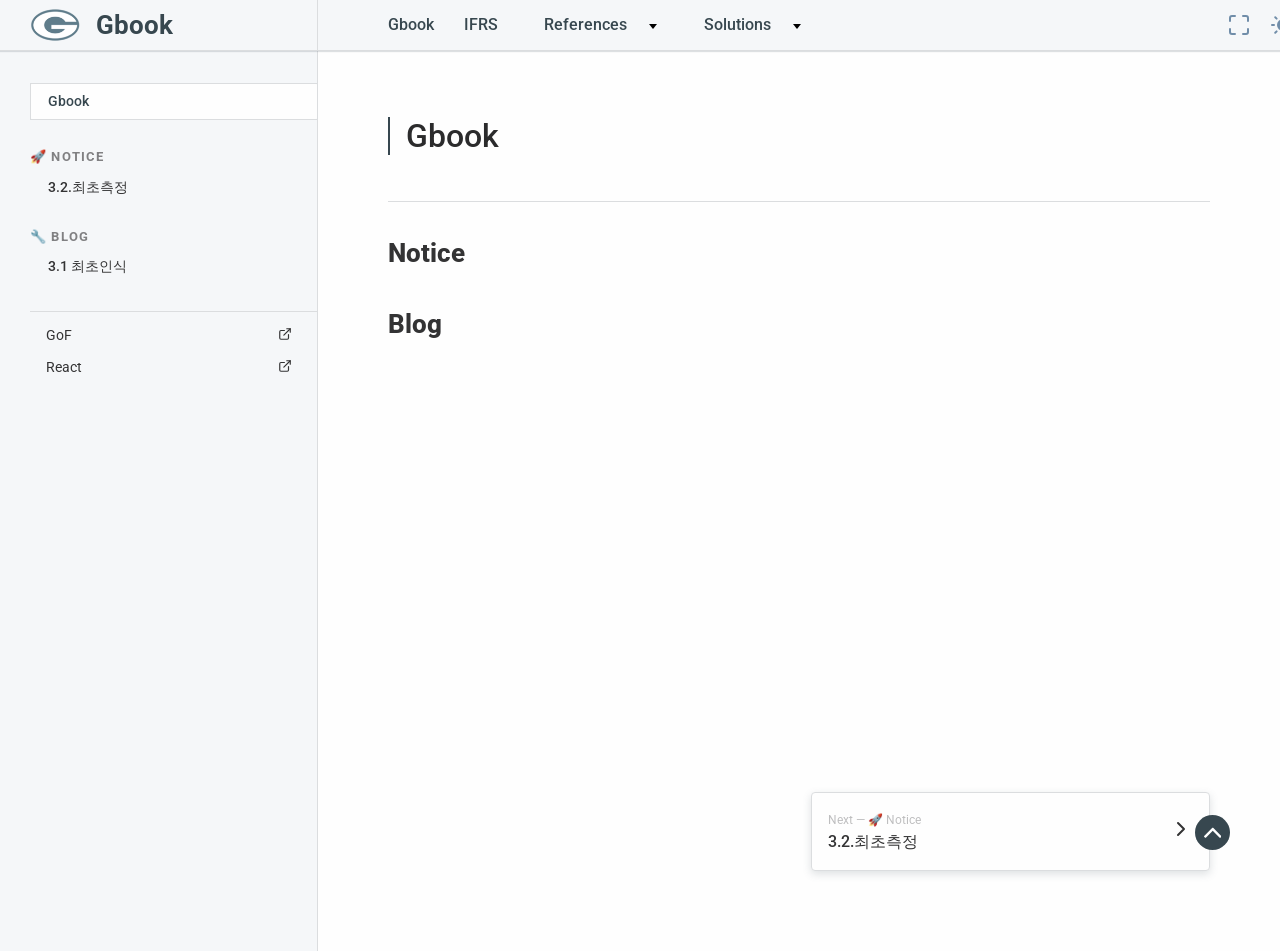
<file: index.html>
<!DOCTYPE html><html lang="en" prefix="og: http://ogp.me/ns#"><head><meta charSet="utf-8"/><meta http-equiv="x-ua-compatible" content="ie=edge"/><meta name="viewport" content="width=device-width, initial-scale=1, shrink-to-fit=no"/><meta property="twitter:card" content="summary_large_image"/><link rel="shortcut icon" type="image/svg" href="/assets/GofFavicon32.png"/><noscript></noscript><style data-href="/styles.1c3edc554c5f3e9ef832.css">@import url(https://fonts.googleapis.com/css?family=Roboto:300,400,500,700&display=swap);*{margin:0;padding:0;box-sizing:border-box;font-display:swap}body,html{font-family:-apple-system,BlinkMacSystemFont,Roboto,Roboto Light,Segoe UI,Oxygen,Ubuntu,Cantarell,Fira Sans,Droid Sans,Helvetica Neue,sans-serif,Apple Color Emoji,Segoe UI Emoji,Segoe UI Symbol;font-size:16px;scroll-behavior:smooth}body{font-family:Roboto}a,a:hover{text-decoration:none}pre{border:0!important;background-color:#f5f7f9}img{max-width:100%}.heading1{font-size:26px;font-weight:800}.heading1,.heading2{line-height:1.5;margin-bottom:16px;margin-top:32px}.heading2{font-size:24px;font-weight:700}.heading3{font-size:20px;font-weight:600}.heading3,.heading4{line-height:1.5;margin-bottom:16px;margin-top:32px}.heading4{font-size:18px;font-weight:500}.heading5{font-size:16px;font-weight:400}.heading5,.heading6{line-height:1.5;margin-bottom:16px;margin-top:32px}.heading6{font-size:14px;font-weight:300}.paragraph{margin:16px 0;line-height:1.625}.gatsby-resp-image-figcaption{text-align:center;font-style:italic;margin-top:5px;font-size:14px}.menus{display:flex;align-items:center;flex-wrap:wrap;list-style:none}.menu-items{position:relative;font-size:14px}.menu-items a{display:block;text-decoration:none}.menu-items a,.menu-items button{font-size:inherit;color:inherit;width:100%}.menu-items button{display:flex;align-items:center;border:none;background-color:transparent;cursor:pointer}button span{margin-left:3px}.menu-items>a,.menu-items button{text-align:left;padding:0 1rem}.menu-items a:hover,.menu-items button:hover{background-color:#f2f2f2}.arrow:after{content:"";display:inline-block;margin-left:.28em;vertical-align:.09em;border-top:.42em solid;border-right:.32em solid transparent;border-left:.32em solid transparent}.dropdown{position:absolute;top:36px;right:0;left:auto;box-shadow:0 10px 15px -3px rgba(46,41,51,.08),0 4px 6px -2px rgba(71,63,79,.16);font-size:.875rem;z-index:100;min-width:10rem;padding:.5rem 0;list-style:none;background-color:#fff;border-radius:.5rem;display:none}.dropdown ul{position:absolute;z-index:9999}.dropdown.show{display:block}.dropdown .dropdown-submenu{position:absolute;left:100%;top:-7px}</style><meta name="generator" content="Gatsby 2.24.43"/><link data-chunk="algolia" rel="preload" as="script" href="/algolia-2f81f9818ab22d3befb8.js"/><link rel="sitemap" type="application/xml" href="/sitemap.xml"/><link rel="preconnect" href="https://instagram.com"/><title data-react-helmet="true">Gbook</title><meta data-react-helmet="true" name="title" content="Gbook"/><meta data-react-helmet="true" name="description" content="Gbook - awesome GitBook-like documentation for Risk and Acturary"/><meta data-react-helmet="true" property="og:url"/><meta data-react-helmet="true" property="og:title" content="Gbook"/><meta data-react-helmet="true" property="og:description" content="Gbook - awesome GitBook-like documentation for Risk and Acturary"/><meta data-react-helmet="true" property="og:image"/><meta data-react-helmet="true" property="og:type" content="website"/><meta data-react-helmet="true" name="twitter:card" content="summary"/><meta data-react-helmet="true" name="twitter:title" content="Gbook"/><meta data-react-helmet="true" name="twitter:description" content="Gbook - awesome GitBook-like documentation for Risk and Acturary"/><link rel="canonical" href="http://localhost/" data-baseprotocol="http:" data-basehost="localhost"/><link rel="manifest" href="/manifest.webmanifest" crossorigin="anonymous"/><meta name="theme-color" content="#6b37bf"/><link rel="apple-touch-icon" sizes="48x48" href="/icons/icon-48x48.png"/><link rel="apple-touch-icon" sizes="72x72" href="/icons/icon-72x72.png"/><link rel="apple-touch-icon" sizes="96x96" href="/icons/icon-96x96.png"/><link rel="apple-touch-icon" sizes="144x144" href="/icons/icon-144x144.png"/><link rel="apple-touch-icon" sizes="192x192" href="/icons/icon-192x192.png"/><link rel="apple-touch-icon" sizes="256x256" href="/icons/icon-256x256.png"/><link rel="apple-touch-icon" sizes="384x384" href="/icons/icon-384x384.png"/><link rel="apple-touch-icon" sizes="512x512" href="/icons/icon-512x512.png"/><link as="script" rel="preload" href="/webpack-runtime-18eab1a956c98e57c26e.js"/><link as="script" rel="preload" href="/framework-38197798e3e3e3374a2c.js"/><link as="script" rel="preload" href="/styles-d77d47be424fbcd60de6.js"/><link as="script" rel="preload" href="/29107295-d34478c1f8c440784be3.js"/><link as="script" rel="preload" href="/app-3a225973c1a22e97a80c.js"/><link as="fetch" rel="preload" href="/page-data/index/page-data.json" crossorigin="anonymous"/><link as="fetch" rel="preload" href="/page-data/sq/d/12478684.json" crossorigin="anonymous"/><link as="fetch" rel="preload" href="/page-data/sq/d/12478684.json" crossorigin="anonymous"/><link as="fetch" rel="preload" href="/page-data/sq/d/1900987198.json" crossorigin="anonymous"/><link as="fetch" rel="preload" href="/page-data/sq/d/1900987198.json" crossorigin="anonymous"/><link as="fetch" rel="preload" href="/page-data/sq/d/2882937274.json" crossorigin="anonymous"/><link as="fetch" rel="preload" href="/page-data/sq/d/2882937274.json" crossorigin="anonymous"/><link as="fetch" rel="preload" href="/page-data/sq/d/3812332637.json" crossorigin="anonymous"/><link as="fetch" rel="preload" href="/page-data/sq/d/3812332637.json" crossorigin="anonymous"/><link as="fetch" rel="preload" href="/page-data/app-data.json" crossorigin="anonymous"/></head><style data-emotion-css="1tvfhuc">.css-1tvfhuc::-webkit-scrollbar-track{-webkit-box-shadow:inset 0 0 6px rgba(0,0,0,0.3);border-radius:8px;background-color:#f5f5f5;}.css-1tvfhuc::-webkit-scrollbar{width:10px;background-color:#f5f5f5;}.css-1tvfhuc::-webkit-scrollbar-thumb{border-radius:8px;-webkit-box-shadow:inset 0 0 6px rgba(0,0,0,0.3);background-color:#555;}</style><body class="css-1tvfhuc"><div id="___gatsby"><div style="outline:none" tabindex="-1" id="gatsby-focus-wrapper"><div><style data-emotion-css="15acl7w">.css-15acl7w{z-index:20;position:relative;display:none;}</style><div class="css-15acl7w"><div class="react-reveal" style="opacity:0"><style data-emotion-css="18d7u76">.css-18d7u76{display:block;z-index:20;height:100vh;position:fixed;right:0;left:auto;top:0;width:480px;box-shadow:0 0 5px 0 rgba(0,0,0,0.3);background:#F5F7F9;}@media (max-width:768px){.css-18d7u76{width:100%;}}</style><div class="css-18d7u76 e17qqu7l1"><style data-emotion-css="1b3k03j">.css-1b3k03j{display:-webkit-box;display:-webkit-flex;display:-ms-flexbox;display:flex;-webkit-flex-direction:column;-ms-flex-direction:column;flex-direction:column;padding:0;height:100%;overflow:auto;-webkit-overflow-scrolling:touch;}</style><div class="css-1b3k03j e17qqu7l0"><style data-emotion-css="mvi3it">.css-mvi3it{display:none;}@media (max-width:768px){.css-mvi3it{display:-webkit-box;display:-webkit-flex;display:-ms-flexbox;display:flex;}}</style><style data-emotion-css="10p2dub">.css-10p2dub{padding:14px;margin-bottom:14px;width:100%;display:-webkit-box;display:-webkit-flex;display:-ms-flexbox;display:flex;-webkit-align-items:center;-webkit-box-align:center;-ms-flex-align:center;align-items:center;-webkit-box-pack:center;-webkit-justify-content:center;-ms-flex-pack:center;justify-content:center;cursor:pointer;box-shadow:0 3px 8px 0 #5C697533;border-bottom:1px solid #DBDDDF;display:none;}.css-10p2dub svg{width:1.2em;}.css-10p2dub:hover{color:#37474F;}.css-10p2dub:hover svg{stroke:#37474F;}@media (max-width:768px){.css-10p2dub{display:-webkit-box;display:-webkit-flex;display:-ms-flexbox;display:flex;}}</style><div class="css-10p2dub e17qqu7l2"><svg xmlns="http://www.w3.org/2000/svg" width="24" height="24" viewBox="0 0 24 24" fill="none" stroke="currentColor" stroke-width="2" stroke-linecap="round" stroke-linejoin="round"><line x1="18" y1="6" x2="6" y2="18"></line><line x1="6" y1="6" x2="18" y2="18"></line></svg><style data-emotion-css="o5uqvq">.css-o5uqvq{margin-left:5px;}</style><span class="css-o5uqvq">Close</span></div><style data-emotion-css="yzph1f">.css-yzph1f{position:-webkit-sticky;position:sticky;top:0;background:#F5F7F9;width:100%;padding:0 24px;}</style><div class="css-yzph1f e161x5gl4"><style data-emotion-css="xfbqmp">.css-xfbqmp{box-shadow:0 0 6px 0 #5C697533;}</style><style data-emotion-css="1ht4dcm">.css-1ht4dcm{display:-webkit-box;display:-webkit-flex;display:-ms-flexbox;display:flex;margin-top:12px;margin-bottom:12px;-webkit-flex-direction:row;-ms-flex-direction:row;flex-direction:row;-webkit-align-items:center;-webkit-box-align:center;-ms-flex-align:center;align-items:center;padding:4px 4px;border-radius:4px;background-color:rgba(223,225,235,.4);box-shadow:0 0 6px 0 #5C697533;}@media (max-width:768px){.css-1ht4dcm{width:100%;margin-top:8px;margin-bottom:8px;}}border:1px solid rgba(223,225,235,1) .css-1ht4dcm,.css-1ht4dcm *,.css-1ht4dcm input::-webkit-input-placeholder,.css-1ht4dcm svg{-webkit-transition:all .5s cubic-bezier(0.25,0.8,0.25,1) 0s;transition:all .5s cubic-bezier(0.25,0.8,0.25,1) 0s;}border:1px solid rgba(223,225,235,1) .css-1ht4dcm,.css-1ht4dcm *,.css-1ht4dcm input::-moz-placeholder,.css-1ht4dcm svg{-webkit-transition:all .5s cubic-bezier(0.25,0.8,0.25,1) 0s;transition:all .5s cubic-bezier(0.25,0.8,0.25,1) 0s;}border:1px solid rgba(223,225,235,1) .css-1ht4dcm,.css-1ht4dcm *,.css-1ht4dcm input:-ms-input-placeholder,.css-1ht4dcm svg{-webkit-transition:all .5s cubic-bezier(0.25,0.8,0.25,1) 0s;transition:all .5s cubic-bezier(0.25,0.8,0.25,1) 0s;}border:1px solid rgba(223,225,235,1) .css-1ht4dcm,.css-1ht4dcm *,.css-1ht4dcm input::placeholder,.css-1ht4dcm svg{-webkit-transition:all .5s cubic-bezier(0.25,0.8,0.25,1) 0s;transition:all .5s cubic-bezier(0.25,0.8,0.25,1) 0s;}.css-1ht4dcm:focus,.css-1ht4dcm:visited,.css-1ht4dcm:hover,.css-1ht4dcm:focus-within{outline:none;background-color:transparent;}.css-1ht4dcm:focus input,.css-1ht4dcm:visited input,.css-1ht4dcm:hover input,.css-1ht4dcm:focus-within input,.css-1ht4dcm:focus input::-webkit-input-placeholder,.css-1ht4dcm:visited input::-webkit-input-placeholder,.css-1ht4dcm:hover input::-webkit-input-placeholder,.css-1ht4dcm:focus-within input::-webkit-input-placeholder{color:#3B4656;}.css-1ht4dcm:focus input,.css-1ht4dcm:visited input,.css-1ht4dcm:hover input,.css-1ht4dcm:focus-within input,.css-1ht4dcm:focus input::-moz-placeholder,.css-1ht4dcm:visited input::-moz-placeholder,.css-1ht4dcm:hover input::-moz-placeholder,.css-1ht4dcm:focus-within input::-moz-placeholder{color:#3B4656;}.css-1ht4dcm:focus input,.css-1ht4dcm:visited input,.css-1ht4dcm:hover input,.css-1ht4dcm:focus-within input,.css-1ht4dcm:focus input:-ms-input-placeholder,.css-1ht4dcm:visited input:-ms-input-placeholder,.css-1ht4dcm:hover input:-ms-input-placeholder,.css-1ht4dcm:focus-within input:-ms-input-placeholder{color:#3B4656;}.css-1ht4dcm:focus input,.css-1ht4dcm:visited input,.css-1ht4dcm:hover input,.css-1ht4dcm:focus-within input,.css-1ht4dcm:focus input::placeholder,.css-1ht4dcm:visited input::placeholder,.css-1ht4dcm:hover input::placeholder,.css-1ht4dcm:focus-within input::placeholder{color:#3B4656;}.css-1ht4dcm:focus svg,.css-1ht4dcm:visited svg,.css-1ht4dcm:hover svg,.css-1ht4dcm:focus-within svg{stroke:#3B4656;}.css-1ht4dcm svg{stroke:#AEAEAE;}</style><form class="css-1ht4dcm e161x5gl3"><style data-emotion-css="1eoyse3">.css-1eoyse3{width:1.2em;pointer-events:none;margin:0 10px;}</style><svg xmlns="http://www.w3.org/2000/svg" width="24" height="24" viewBox="0 0 24 24" fill="none" stroke="currentColor" stroke-width="2" stroke-linecap="round" stroke-linejoin="round" class="css-1eoyse3 e161x5gl0"><circle cx="11" cy="11" r="8"></circle><line x1="21" y1="21" x2="16.65" y2="16.65"></line></svg><style data-emotion-css="191mltd">.css-191mltd{outline:none;border:none;font-size:1em;-webkit-transition:all .5s cubic-bezier(0.25,0.8,0.25,1) 0s;transition:all .5s cubic-bezier(0.25,0.8,0.25,1) 0s;border-radius:1px;padding-left:10px;background-color:transparent;width:calc(100% - 26px);border-width:0 !important;}.css-191mltd,.css-191mltd::-webkit-input-placeholder{color:#5C6975;}.css-191mltd,.css-191mltd::-moz-placeholder{color:#5C6975;}.css-191mltd,.css-191mltd:-ms-input-placeholder{color:#5C6975;}.css-191mltd,.css-191mltd::placeholder{color:#5C6975;}</style><input type="text" class="searchInput  css-191mltd e161x5gl2" placeholder="Search" aria-label="Search"/><style data-emotion-css="1w8hngt">.css-1w8hngt{cursor:pointer;margin:0 10px;}.css-1w8hngt svg{width:1.2em;}.css-1w8hngt:hover svg{stroke:#37474F;}</style><div class="css-1w8hngt e161x5gl1" role="button" aria-label="clean search"><svg xmlns="http://www.w3.org/2000/svg" width="24" height="24" viewBox="0 0 24 24" fill="none" stroke="currentColor" stroke-width="2" stroke-linecap="round" stroke-linejoin="round"><polyline points="3 6 5 6 21 6"></polyline><path d="M19 6v14a2 2 0 0 1-2 2H7a2 2 0 0 1-2-2V6m3 0V4a2 2 0 0 1 2-2h4a2 2 0 0 1 2 2v2"></path></svg></div></form></div><div style="flex:1"><style data-emotion-css="1t5fm07">.css-1t5fm07{left:0;display:-webkit-box;display:-webkit-flex;display:-ms-flexbox;display:flex;-webkit-flex-direction:column;-ms-flex-direction:column;flex-direction:column;overflow:auto;z-index:2;-webkit-overflow-scrolling:touch;width:100%;margin-top:10px;}.css-1t5fm07 > * + *{border-top:2px solid #DBDDDF;}.css-1t5fm07 li{padding-top:20px;padding-bottom:20px;padding-left:24px;padding-right:24px;}.css-1t5fm07 li:hover{background-color:#DBDDDF;color:#333334;}.css-1t5fm07 li + li{border-top:1px solid #DBDDDF;}.css-1t5fm07 *{margin-top:0;color:#333334;}.css-1t5fm07 ul{list-style:none;}.css-1t5fm07 mark{color:#333334;background:#37474F;}</style><div class="css-1t5fm07 e7wil3g0"></div></div></div></div></div></div><style data-emotion-css="18t8hgp">@media (max-width:768px){.css-18t8hgp{display:none;}}</style><style data-emotion-css="xfu2ba">.css-xfu2ba{display:none;position:fixed;-webkit-box-pack:end;-webkit-justify-content:flex-end;-ms-flex-pack:end;justify-content:flex-end;-webkit-align-items:center;-webkit-box-align:center;-ms-flex-align:center;align-items:center;height:32px;padding:6px;width:100%;z-index:10;top:0;background-color:#F5F7F9;}@media (max-width:768px){.css-xfu2ba{display:none;}}</style><div class="css-xfu2ba erj66ss1"><style data-emotion-css="d1sxf0">.css-d1sxf0{display:-webkit-box;display:-webkit-flex;display:-ms-flexbox;display:flex;-webkit-transition:all .5s cubic-bezier(0.25,0.8,0.25,1) 0s;transition:all .5s cubic-bezier(0.25,0.8,0.25,1) 0s;cursor:pointer;-webkit-align-items:center;-webkit-box-align:center;-ms-flex-align:center;align-items:center;font-size:10pt;margin-right:10px;}.css-d1sxf0:hover{color:#37474F;}</style><div class="css-d1sxf0 erj66ss2"><style data-emotion-css="1v994a0">.css-1v994a0{margin-right:6px;}</style><span class="css-1v994a0">Close full mode</span><style data-emotion-css="1ry1nyv">.css-1ry1nyv{display:-webkit-box;display:-webkit-flex;display:-ms-flexbox;display:flex;-webkit-box-pack:end;-webkit-justify-content:flex-end;-ms-flex-pack:end;justify-content:flex-end;padding:4px;outline:none;background-color:#F5F7F9;border-radius:50%;cursor:pointer;}.css-1ry1nyv:hover svg{stroke:#37474F;}.css-1ry1nyv svg{-webkit-transition:all .5s cubic-bezier(0.25,0.8,0.25,1) 0s;transition:all .5s cubic-bezier(0.25,0.8,0.25,1) 0s;fill:transparent;stroke:#708DA9;}</style><div title="Close fullscreen mode" fill="transparent" stroke="#708DA9" role="button" tabindex="0" class="css-1ry1nyv eh1mold0"><svg xmlns="http://www.w3.org/2000/svg" width="24" height="24" viewBox="0 0 24 24" fill="none" stroke="" stroke-width="2" stroke-linecap="round" stroke-linejoin="round"><path d="M8 3v3a2 2 0 0 1-2 2H3m18 0h-3a2 2 0 0 1-2-2V3m0 18v-3a2 2 0 0 1 2-2h3M3 16h3a2 2 0 0 1 2 2v3"></path></svg></div></div><style data-emotion-css="nbja86">.css-nbja86{display:-webkit-box;display:-webkit-flex;display:-ms-flexbox;display:flex;-webkit-box-pack:end;-webkit-justify-content:flex-end;-ms-flex-pack:end;justify-content:flex-end;padding:4px;outline:none;background-color:#F5F7F9;border-radius:50%;cursor:pointer;}.css-nbja86:hover svg{fill:#37474F;stroke:#37474F;}.css-nbja86 svg{-webkit-transition:all .5s cubic-bezier(0.25,0.8,0.25,1) 0s;transition:all .5s cubic-bezier(0.25,0.8,0.25,1) 0s;fill:#708DA9;stroke:#708DA9;}</style><div title="Switch theme" stroke="#708DA9" fill="#708DA9" role="button" tabindex="0" class="css-nbja86 eh1mold0"><svg xmlns="http://www.w3.org/2000/svg" width="24" height="24" viewBox="0 0 24 24" fill="none" stroke="" stroke-width="2" stroke-linecap="round" stroke-linejoin="round"><circle cx="12" cy="12" r="5"></circle><line x1="12" y1="1" x2="12" y2="3"></line><line x1="12" y1="21" x2="12" y2="23"></line><line x1="4.22" y1="4.22" x2="5.64" y2="5.64"></line><line x1="18.36" y1="18.36" x2="19.78" y2="19.78"></line><line x1="1" y1="12" x2="3" y2="12"></line><line x1="21" y1="12" x2="23" y2="12"></line><line x1="4.22" y1="19.78" x2="5.64" y2="18.36"></line><line x1="18.36" y1="5.64" x2="19.78" y2="4.22"></line></svg></div></div><style data-emotion-css="11w8u1g">.css-11w8u1g{background-color:#F5F7F9;border-radius:0;margin-bottom:0;border:0;display:-webkit-box;display:-webkit-flex;display:-ms-flexbox;display:flex;-webkit-align-items:center;-webkit-box-align:center;-ms-flex-align:center;align-items:center;box-shadow:0 1px 1px 0 #5C697533;border-bottom:1px solid #DBDDDF;padding:0px 0;position:relative;overflow:visible;z-index:1;}@media (max-width:1170px){.css-11w8u1g{padding:10px;}}@media (max-width:768px){.css-11w8u1g{-webkit-flex-wrap:wrap;-ms-flex-wrap:wrap;flex-wrap:wrap;}}</style><header class="css-11w8u1g eftw5cb1"><style data-emotion-css="3wijd6">.css-3wijd6{min-width:318px;display:-webkit-box;display:-webkit-flex;display:-ms-flexbox;display:flex;-webkit-align-items:center;-webkit-box-align:center;-ms-flex-align:center;align-items:center;border-right:1px solid #DBDDDF;}@media (max-width:768px){.css-3wijd6{border-right:none;min-width:auto;padding-right:0;}}</style><div class="css-3wijd6 e18que2k1"><style data-emotion-css="ubs14f">.css-ubs14f{margin-left:30px;}@media (max-width:768px){.css-ubs14f{margin-left:10px;}}</style><div class="css-ubs14f e18que2k0"><style data-emotion-css="neyr70">.css-neyr70{padding:0 0;display:-webkit-box;display:-webkit-flex;display:-ms-flexbox;display:flex;-webkit-align-items:center;-webkit-box-align:center;-ms-flex-align:center;align-items:center;}@media (max-width:768px){.css-neyr70{min-height:40px;}}.css-neyr70 img{width:50px;margin-right:16px;display:inline-block;}@media (max-width:1170px){.css-neyr70 img{width:50px;}}@media (max-width:768px){.css-neyr70 img{margin-right:8px;width:45px;}}.css-neyr70 span{height:auto;font-size:26px;line-height:1.5;color:#37474F;}@media (max-width:1170px){.css-neyr70 span{font-size:21px;}}@media (max-width:768px){.css-neyr70 span{font-size:19px;-webkit-flex:initial;-ms-flex:initial;flex:initial;padding:0 15px 0 0;}}.css-neyr70 span:hover{-webkit-text-decoration:none;text-decoration:none;opacity:0.8;}</style><a aria-current="page" class="css-neyr70" href="/"><style data-emotion-css="1baulvz">.css-1baulvz{display:inline-block;}</style><img src="/assets/GoFwobg96.png" alt="logo" loading="lazy" class="css-1baulvz"/><span class="css-1baulvz"><strong>Gbook</strong></span></a></div></div><style data-emotion-css="18t8hgp">@media (max-width:768px){.css-18t8hgp{display:none;}}</style><style data-emotion-css="jiozi5">.css-jiozi5{-webkit-transition:top 0.5s,bottom 0.5s;-webkit-transition:top 0.5s,bottom 0.5s;transition:top 0.5s,bottom 0.5s;margin-left:55px;margin-right:30px;-webkit-flex:1 1 auto;-ms-flex:1 1 auto;flex:1 1 auto;padding:2px 0;}@media (max-width:1170px){.css-jiozi5{margin-left:15px;}}@media (max-width:768px){.css-jiozi5.responsive .visibleMobile{display:block;}.css-jiozi5.responsive ul{display:block;text-align:left;}}@media (max-width:768px){.css-jiozi5{display:none;}}</style><div class="css-jiozi5 eftw5cb2"><style data-emotion-css="15d8x3i">.css-15d8x3i{display:-webkit-box;display:-webkit-flex;display:-ms-flexbox;display:flex;-webkit-align-items:center;-webkit-box-align:center;-ms-flex-align:center;align-items:center;-webkit-overflow-scrolling:touch;float:left;}@media (max-width:768px){.css-15d8x3i{width:100%;-webkit-box-pack:space-evenly;-webkit-justify-content:space-evenly;-ms-flex-pack:space-evenly;justify-content:space-evenly;-webkit-flex-wrap:wrap;-ms-flex-wrap:wrap;flex-wrap:wrap;margin-top:10px;}.css-15d8x3i li{height:37px;}.css-15d8x3i li a{font-size:14px;padding:10px 15px;}}.css-15d8x3i li{list-style-type:none;display:-webkit-box;display:-webkit-flex;display:-ms-flexbox;display:flex;}.css-15d8x3i li > a:before{content:'';position:absolute;width:100%;height:3px;bottom:0;left:0;background:#C8B8B0;visibility:hidden;border-radius:4px;-webkit-transform:scaleX(0);-ms-transform:scaleX(0);transform:scaleX(0);-webkit-transition:0.25s linear;transition:0.25s linear;}.css-15d8x3i li > a:focus:before,.css-15d8x3i li > a:hover:before{visibility:visible;-webkit-transform:scaleX(1);-ms-transform:scaleX(1);transform:scaleX(1);}.css-15d8x3i li a{font-family:'Roboto';position:relative;color:#37474F;font-size:16px;font-weight:500;line-height:1em;opacity:1;padding:10px 15px;}.css-15d8x3i li a:hover{color:#C8B8B0;}</style><style data-emotion-css="k008qs">.css-k008qs{display:-webkit-box;display:-webkit-flex;display:-ms-flexbox;display:flex;}</style><nav class="css-k008qs"><ul class="css-15d8x3i e1rap8x60"><li class="menu-items"><a href="https://www.gactuary.com" target="_blank" rel="noopener noreferrer">Gbook</a></li><li class="menu-items"><a href="https://www.gactuary.com/ifrs" target="_blank" rel="noopener noreferrer">IFRS</a></li><li class="menu-items"><button type="button" aria-haspopup="menu" aria-expanded="false"><a aria-current="page" class="" href="/">References</a><span class="arrow"></span></button><ul class="dropdown  "><li class="menu-items"><a href="https://www.gactuary.com/kics" target="_blank" rel="noopener noreferrer">Kics</a></li><li class="menu-items"><a href="https://www.gactuary.com/ifrs" target="_blank" rel="noopener noreferrer">IFRS17</a></li><li class="menu-items"><a href="https://www.gactuary.com/gesg" target="_blank" rel="noopener noreferrer">GESG</a></li></ul></li><li class="menu-items"><button type="button" aria-haspopup="menu" aria-expanded="false"><a aria-current="page" class="" href="/">Solutions</a><span class="arrow"></span></button><ul class="dropdown  "><li class="menu-items"><a href="https://www.gactuary.com/ifrs" target="_blank" rel="noopener noreferrer">GMV</a></li><li class="menu-items"><a href="https://www.gactuary.com/gesg" target="_blank" rel="noopener noreferrer">GESG</a></li></ul></li></ul></nav></div><style data-emotion-css="1pokdi8">.css-1pokdi8{display:-webkit-box;display:-webkit-flex;display:-ms-flexbox;display:flex;-webkit-flex:auto;-ms-flex:auto;flex:auto;-webkit-box-pack:end;-webkit-justify-content:flex-end;-ms-flex-pack:end;justify-content:flex-end;-webkit-align-items:center;-webkit-box-align:center;-ms-flex-align:center;align-items:center;min-width:458px;margin-right:25px;}@media (max-width:1170px){.css-1pokdi8{margin-right:10px !important;min-width:auto;}}.css-1pokdi8 a,.css-1pokdi8 > div{margin:0 6px;}</style><div class="css-1pokdi8 eftw5cb3"><style data-emotion-css="1hwrpeh">.css-1hwrpeh{display:-webkit-box;display:-webkit-flex;display:-ms-flexbox;display:flex;-webkit-flex-wrap:wrap;-ms-flex-wrap:wrap;flex-wrap:wrap;-webkit-flex-direction:row;-ms-flex-direction:row;flex-direction:row;-webkit-align-items:center;-webkit-box-align:center;-ms-flex-align:center;align-items:center;margin:0 6px;}@media (max-width:1170px){.css-1hwrpeh{-webkit-box-pack:space-evenly;-webkit-justify-content:space-evenly;-ms-flex-pack:space-evenly;justify-content:space-evenly;margin-top:10px;}}@media (max-width:768px){.css-1hwrpeh{display:none;}}</style><div class="css-1hwrpeh eftw5cb6"></div><style data-emotion-css="up4xdb">.css-up4xdb{display:-webkit-box;display:-webkit-flex;display:-ms-flexbox;display:flex;-webkit-box-pack:end;-webkit-justify-content:flex-end;-ms-flex-pack:end;justify-content:flex-end;padding:4px;outline:none;background-color:#F5F7F9;border-radius:50%;cursor:pointer;}.css-up4xdb:hover svg{stroke:#37474F;}.css-up4xdb svg{-webkit-transition:all .5s cubic-bezier(0.25,0.8,0.25,1) 0s;transition:all .5s cubic-bezier(0.25,0.8,0.25,1) 0s;fill:transparent;stroke:#708DA9;}@media (max-width:768px){.css-up4xdb{display:none;}}</style><div title="Enter fullscreen mode" fill="transparent" stroke="#708DA9" class="erj66ss0 css-up4xdb eh1mold0" role="button" tabindex="0"><svg xmlns="http://www.w3.org/2000/svg" width="24" height="24" viewBox="0 0 24 24" fill="none" stroke="" stroke-width="2" stroke-linecap="round" stroke-linejoin="round"><path d="M8 3H5a2 2 0 0 0-2 2v3m18 0V5a2 2 0 0 0-2-2h-3m0 18h3a2 2 0 0 0 2-2v-3M3 16v3a2 2 0 0 0 2 2h3"></path></svg></div><style data-emotion-css="nbja86">.css-nbja86{display:-webkit-box;display:-webkit-flex;display:-ms-flexbox;display:flex;-webkit-box-pack:end;-webkit-justify-content:flex-end;-ms-flex-pack:end;justify-content:flex-end;padding:4px;outline:none;background-color:#F5F7F9;border-radius:50%;cursor:pointer;}.css-nbja86:hover svg{fill:#37474F;stroke:#37474F;}.css-nbja86 svg{-webkit-transition:all .5s cubic-bezier(0.25,0.8,0.25,1) 0s;transition:all .5s cubic-bezier(0.25,0.8,0.25,1) 0s;fill:#708DA9;stroke:#708DA9;}</style><div title="Switch theme" stroke="#708DA9" fill="#708DA9" role="button" tabindex="0" class="css-nbja86 eh1mold0"><svg xmlns="http://www.w3.org/2000/svg" width="24" height="24" viewBox="0 0 24 24" fill="none" stroke="" stroke-width="2" stroke-linecap="round" stroke-linejoin="round"><circle cx="12" cy="12" r="5"></circle><line x1="12" y1="1" x2="12" y2="3"></line><line x1="12" y1="21" x2="12" y2="23"></line><line x1="4.22" y1="4.22" x2="5.64" y2="5.64"></line><line x1="18.36" y1="18.36" x2="19.78" y2="19.78"></line><line x1="1" y1="12" x2="3" y2="12"></line><line x1="21" y1="12" x2="23" y2="12"></line><line x1="4.22" y1="19.78" x2="5.64" y2="18.36"></line><line x1="18.36" y1="5.64" x2="19.78" y2="4.22"></line></svg></div><style data-emotion-css="mvi3it">.css-mvi3it{display:none;}@media (max-width:768px){.css-mvi3it{display:-webkit-box;display:-webkit-flex;display:-ms-flexbox;display:flex;}}</style><div class="css-mvi3it eftw5cb5"><style data-emotion-css="1ry1nyv">.css-1ry1nyv{display:-webkit-box;display:-webkit-flex;display:-ms-flexbox;display:flex;-webkit-box-pack:end;-webkit-justify-content:flex-end;-ms-flex-pack:end;justify-content:flex-end;padding:4px;outline:none;background-color:#F5F7F9;border-radius:50%;cursor:pointer;}.css-1ry1nyv:hover svg{stroke:#37474F;}.css-1ry1nyv svg{-webkit-transition:all .5s cubic-bezier(0.25,0.8,0.25,1) 0s;transition:all .5s cubic-bezier(0.25,0.8,0.25,1) 0s;fill:transparent;stroke:#708DA9;}</style><div title="Open menu" fill="transparent" stroke="#708DA9" role="button" tabindex="0" class="css-1ry1nyv eh1mold0"><svg xmlns="http://www.w3.org/2000/svg" width="24" height="24" viewBox="0 0 24 24" fill="none" stroke="" stroke-width="2" stroke-linecap="round" stroke-linejoin="round"><line x1="3" y1="12" x2="21" y2="12"></line><line x1="3" y1="6" x2="21" y2="6"></line><line x1="3" y1="18" x2="21" y2="18"></line></svg></div></div></div></header><style data-emotion-css="1vmm8k3">.css-1vmm8k3{background-color:#37474F;width:35px;height:35px;position:fixed;border-radius:50px;bottom:50px;right:50px;cursor:pointer;z-index:10;-webkit-transition:all .5s cubic-bezier(0.25,0.8,0.25,1) 0s;transition:all .5s cubic-bezier(0.25,0.8,0.25,1) 0s;}@media (max-width:1170px){.css-1vmm8k3{background-color:#37474Fbc;}}@media (max-width:768px){.css-1vmm8k3{bottom:25px;right:25px;width:30px;height:30px;background-color:#37474F9b;}}.css-1vmm8k3 svg{width:50%;position:absolute;margin:auto;top:0;left:0;right:0;bottom:0;}.css-1vmm8k3 svg path{fill:rgb(255,255,255);}.css-1vmm8k3:hover{background:#2F3C43;}</style><div class="css-1vmm8k3 eknk0b80" role="button" tabindex="0"><svg version="1.1" id="Capa_1" x="0px" y="0px" viewBox="0 0 284.929 284.929" xml:space="preserve"><g><path d="M282.082,195.285L149.028,62.24c-1.901-1.903-4.088-2.856-6.562-2.856s-4.665,0.953-6.567,2.856L2.856,195.285
		C0.95,197.191,0,199.378,0,201.853c0,2.474,0.953,4.664,2.856,6.566l14.272,14.271c1.903,1.903,4.093,2.854,6.567,2.854
		c2.474,0,4.664-0.951,6.567-2.854l112.204-112.202l112.208,112.209c1.902,1.903,4.093,2.848,6.563,2.848
		c2.478,0,4.668-0.951,6.57-2.848l14.274-14.277c1.902-1.902,2.847-4.093,2.847-6.566
		C284.929,199.378,283.984,197.188,282.082,195.285z"></path></g></svg></div><style data-emotion-css="288hxk">.css-288hxk{display:-webkit-box;display:-webkit-flex;display:-ms-flexbox;display:flex;overflow-wrap:anywhere;-webkit-box-pack:justify;-webkit-justify-content:space-between;-ms-flex-pack:justify;justify-content:space-between;position:relative;}@media (max-width:768px){.css-288hxk{min-height:95vh;}}</style><div class="css-288hxk ehn4mz50"><style data-emotion-css="18t8hgp">@media (max-width:768px){.css-18t8hgp{display:none;}}</style><style data-emotion-css="19odbfc">.css-19odbfc{display:block;height:100vh;top:0;-webkit-flex:0 0 318px;-ms-flex:0 0 318px;flex:0 0 318px;background:#F5F7F9;background:linear-gradient( #F5F7F9,#F5F7F9 );background:linear-gradient( #F5F7F9,#F5F7F9 );background:-webkit-gradient( linear,0% 0%,0% 100%,from(#F5F7F9),to(#F5F7F9) );background:-webkit-linear-gradient( top,#F5F7F9,#F5F7F9 );background:-moz-linear-gradient( top,#F5F7F9,#F5F7F9 );background:-ms-linear-gradient( top,#F5F7F9,#F5F7F9 );background:-o-linear-gradient( top,#F5F7F9,#F5F7F9 );border-right:1px solid #DBDDDF;position:-webkit-sticky;position:sticky;}@media (max-width:768px){.css-19odbfc{width:100%;height:auto;border-right:none;position:relative;background:#F5F7F9;}}@media (max-width:768px){.css-19odbfc{display:none;}}</style><aside class="css-19odbfc e14x4yjs3"><style data-emotion-css="d0dqp5">.css-d0dqp5{margin-left:30px;height:100%;display:-webkit-box;display:-webkit-flex;display:-ms-flexbox;display:flex;overflow-y:hidden;-webkit-align-items:stretch;-webkit-box-align:stretch;-ms-flex-align:stretch;align-items:stretch;-webkit-flex-direction:column;-ms-flex-direction:column;flex-direction:column;}@media (max-width:768px){.css-d0dqp5{margin-left:10px;}}</style><div class="css-d0dqp5 e14x4yjs0"><style data-emotion-css="1tvfhuc">.css-1tvfhuc::-webkit-scrollbar-track{-webkit-box-shadow:inset 0 0 6px rgba(0,0,0,0.3);border-radius:8px;background-color:#f5f5f5;}.css-1tvfhuc::-webkit-scrollbar{width:10px;background-color:#f5f5f5;}.css-1tvfhuc::-webkit-scrollbar-thumb{border-radius:8px;-webkit-box-shadow:inset 0 0 6px rgba(0,0,0,0.3);background-color:#555;}</style><style data-emotion-css="1t40ifa">.css-1t40ifa{overflow-y:auto;width:100%;margin:0;display:block;padding:0;padding-top:32px;overflow:hidden;-webkit-overflow-scrolling:hidden;}.css-1t40ifa:hover,.css-1t40ifa:focus{overflow-y:overlay;-webkit-overflow-scrolling:touch;}.css-1t40ifa::-webkit-scrollbar-track{-webkit-box-shadow:inset 0 0 6px rgba(0,0,0,0.3);border-radius:8px;background-color:#f5f5f5;}.css-1t40ifa::-webkit-scrollbar{width:10px;background-color:#f5f5f5;}.css-1t40ifa::-webkit-scrollbar-thumb{border-radius:8px;-webkit-box-shadow:inset 0 0 6px rgba(0,0,0,0.3);background-color:#555;}</style><div class="css-1t40ifa e14x4yjs1"><style data-emotion-css="sr8nlk">.css-sr8nlk{display:block;padding:0;position:relative;margin-bottom:24px;}.css-sr8nlk span{padding:5px 0px;font-size:13px;font-family:Content-font,Roboto,sans-serif;font-weight:700;line-height:1.2;-webkit-letter-spacing:1.2px;-moz-letter-spacing:1.2px;-ms-letter-spacing:1.2px;letter-spacing:1.2px;text-transform:uppercase;position:relative;color:#808082;}.css-sr8nlk > span{margin-bottom:5px;display:-webkit-box;display:-webkit-flex;display:-ms-flexbox;display:flex;-webkit-align-items:center;-webkit-box-align:center;-ms-flex-align:center;align-items:center;}.css-sr8nlk > span img{width:18px;margin-right:7px;}</style><div class="css-sr8nlk e1sy2yk0"><ul><style data-emotion-css="wip0t0">.css-wip0t0{border:1px solid #DBDDDF;border-right:none;}.css-wip0t0 > a,.css-wip0t0 button{padding:7px 23px 7px 17px;background-color:#FEFEFE;color:#37474F !important;}</style><style data-emotion-css="1vwj8ge">.css-1vwj8ge{list-style:none;padding:0;display:-webkit-box;display:-webkit-flex;display:-ms-flexbox;display:flex;-webkit-flex-wrap:wrap;-ms-flex-wrap:wrap;flex-wrap:wrap;-webkit-align-items:stretch;-webkit-box-align:stretch;-ms-flex-align:stretch;align-items:stretch;-webkit-align-content:stretch;-ms-flex-line-pack:stretch;align-content:stretch;-webkit-box-pack:justify;-webkit-justify-content:space-between;-ms-flex-pack:justify;justify-content:space-between;border:1px solid #DBDDDF;border-right:none;}.css-1vwj8ge > a,.css-1vwj8ge > button{-webkit-transition:all .5s cubic-bezier(0.25,0.8,0.25,1) 0s;transition:all .5s cubic-bezier(0.25,0.8,0.25,1) 0s;}.css-1vwj8ge:hover > a,.css-1vwj8ge:hover > button{background-color:#DBDDDF;}.css-1vwj8ge > a,.css-1vwj8ge button{padding:7px 23px 7px 17px;background-color:#FEFEFE;color:#37474F !important;}</style><li class="css-1vwj8ge e1rr7xp91"><style data-emotion-css="16s2j4t">.css-16s2j4t{color:#333334;-webkit-flex:1;-ms-flex:1;flex:1;font-size:14px;font-weight:500;line-height:1.5;padding:2px 10px 2px 18px;border-radius:1px;}</style><a aria-current="page" class="css-16s2j4t e1rr7xp90" href="/">Gbook</a></li><style data-emotion-css="1bvi2by">.css-1bvi2by{-webkit-flex:100%;-ms-flex:100%;flex:100%;}.css-1bvi2by li{margin-left:16px;border-left:1px solid #808082;}.css-1bvi2by li a{color:#808082;}</style><ul class="css-1bvi2by e1rr7xp92"></ul></ul></div><div class="css-sr8nlk e1sy2yk0"><span> <!-- -->🚀 Notice</span><ul><style data-emotion-css="12awp96">.css-12awp96{list-style:none;padding:0;display:-webkit-box;display:-webkit-flex;display:-ms-flexbox;display:flex;-webkit-flex-wrap:wrap;-ms-flex-wrap:wrap;flex-wrap:wrap;-webkit-align-items:stretch;-webkit-box-align:stretch;-ms-flex-align:stretch;align-items:stretch;-webkit-align-content:stretch;-ms-flex-line-pack:stretch;align-content:stretch;-webkit-box-pack:justify;-webkit-justify-content:space-between;-ms-flex-pack:justify;justify-content:space-between;}.css-12awp96 > a,.css-12awp96 > button{-webkit-transition:all .5s cubic-bezier(0.25,0.8,0.25,1) 0s;transition:all .5s cubic-bezier(0.25,0.8,0.25,1) 0s;}.css-12awp96:hover > a,.css-12awp96:hover > button{background-color:#DBDDDF;}</style><li class="css-12awp96 e1rr7xp91"><a class="css-16s2j4t e1rr7xp90" href="/Notice/3.2">3.2.최초측정</a></li></ul></div><div class="css-sr8nlk e1sy2yk0"><span> <!-- -->🔧 Blog</span><ul><li class="css-12awp96 e1rr7xp91"><a class="css-16s2j4t e1rr7xp90" href="/Blog/3.1">3.1 최초인식</a></li></ul></div><style data-emotion-css="5cyu21">.css-5cyu21{padding:0.5rem 0;}.css-5cyu21 hr{margin:0;padding:0;border:0;border-bottom:1px solid #DBDDDF;}</style><div class="css-5cyu21 e14x4yjs4"><hr/></div><ul><style data-emotion-css="1o4uz56">.css-1o4uz56{list-style:none;}.css-1o4uz56 a{font-size:14px;color:#333334;-webkit-text-decoration:none;text-decoration:none;font-weight:400;padding:0.45rem 0 0.45rem 16px;}.css-1o4uz56 a button svg *{color:#333334;}.css-1o4uz56 a:hover{color:#37474F;}.css-1o4uz56 a:hover button svg *{color:#37474F;}.css-1o4uz56 a button{padding:0 25px 0 10px;cursor:pointer;}</style><li class="css-1o4uz56 e1qi4ulo0"><style data-emotion-css="1p31hvk">.css-1p31hvk{display:-webkit-box;display:-webkit-flex;display:-ms-flexbox;display:flex;-webkit-align-content:stretch;-ms-flex-line-pack:stretch;align-content:stretch;-webkit-box-pack:justify;-webkit-justify-content:space-between;-ms-flex-pack:justify;justify-content:space-between;}</style><a href="https://github.com/filipowm/boogi" target="_blank" rel="noreferrer" class="css-1p31hvk">GoF<style data-emotion-css="pdlwc7">.css-pdlwc7{background:transparent;border:none;outline:none;}</style><button class="css-pdlwc7"><svg xmlns="http://www.w3.org/2000/svg" width="14" height="14" viewBox="0 0 24 24" fill="none" stroke="currentColor" stroke-width="2" stroke-linecap="round" stroke-linejoin="round"><path d="M18 13v6a2 2 0 0 1-2 2H5a2 2 0 0 1-2-2V8a2 2 0 0 1 2-2h6"></path><polyline points="15 3 21 3 21 9"></polyline><line x1="10" y1="14" x2="21" y2="3"></line></svg></button></a></li><li class="css-1o4uz56 e1qi4ulo0"><a href="https://reactjs.org" target="_blank" rel="noreferrer" class="css-1p31hvk">React<button class="css-pdlwc7"><svg xmlns="http://www.w3.org/2000/svg" width="14" height="14" viewBox="0 0 24 24" fill="none" stroke="currentColor" stroke-width="2" stroke-linecap="round" stroke-linejoin="round"><path d="M18 13v6a2 2 0 0 1-2 2H5a2 2 0 0 1-2-2V8a2 2 0 0 1 2-2h6"></path><polyline points="15 3 21 3 21 9"></polyline><line x1="10" y1="14" x2="21" y2="3"></line></svg></button></a></li></ul></div></div></aside><style data-emotion-css="1e0m3yd">.css-1e0m3yd{display:-webkit-box;display:-webkit-flex;display:-ms-flexbox;display:flex;-webkit-box-flex:1;-webkit-flex-grow:1;-ms-flex-positive:1;flex-grow:1;-webkit-flex-direction:column;-ms-flex-direction:column;flex-direction:column;padding:50px 70px;background-color:#fefefe;}@media (max-width:1170px){.css-1e0m3yd{padding:30px;}}@media (max-width:768px){.css-1e0m3yd{padding:15px;}}</style><main class="css-1e0m3yd ehn4mz51"><style data-emotion-css="1rbettv">.css-1rbettv{display:-webkit-box;display:-webkit-flex;display:-ms-flexbox;display:flex;-webkit-flex-flow:wrap;-ms-flex-flow:wrap;flex-flow:wrap;-webkit-align-items:center;-webkit-box-align:center;-ms-flex-align:center;align-items:center;padding-bottom:30px;border-bottom:1px solid #DBDDDF;color:#2B2B2C;}@media (max-width:768px){.css-1rbettv{padding:15px;margin-bottom:0;}}</style><div class="css-1rbettv e15dmu4l1"><style data-emotion-css="bi5hw">.css-bi5hw{-webkit-flex-basis:100%;-ms-flex-preferred-size:100%;flex-basis:100%;display:-webkit-box;display:-webkit-flex;display:-ms-flexbox;display:flex;-webkit-align-items:center;-webkit-box-align:center;-ms-flex-align:center;align-items:center;margin-bottom:16px;margin-top:16px;}</style><div class="css-bi5hw e15dmu4l2"><style data-emotion-css="1an21gl">.css-1an21gl{font-size:24pt line-height:1.5;font-weight:500;border-left:2px solid #37474F;padding:0 16px;-webkit-flex:1;-ms-flex:1;flex:1;margin-top:0;}@media (max-width:1170px){.css-1an21gl{font-size:22pt;}}@media (max-width:768px){.css-1an21gl{font-size:20pt;}}</style><h1 class="css-1an21gl e15dmu4l0">Gbook</h1></div></div><style data-emotion-css="xbi5wd">.css-xbi5wd{color:#333334;-webkit-flex:1;-ms-flex:1;flex:1;}.css-xbi5wd code{background:#F5F7F9;border:1px solid #DBDDDF;border-radius:4px;padding:2px 6px;font-size:0.9375em;color:#121213;}.css-xbi5wd section{margin:24px 0;}.css-xbi5wd ul,.css-xbi5wd ol{-webkit-padding-start:40px;-moz-padding-start:40px;-o-padding-start:40px;margin:12px 0px;padding:0px 0px 0px 2em;}.css-xbi5wd ul li,.css-xbi5wd ol li{font-size:16px;line-height:1.8;font-weight:400;}</style><div class="css-xbi5wd e15dmu4l3"><section id="notice"><h1 class="heading1" id="h-notice">Notice</h1></section><section id="blog"><h1 class="heading1" id="h-blog">Blog</h1></section></div><style data-emotion-css="k22go4">.css-k22go4{padding:30px 0;}</style><div class="css-k22go4"><style data-emotion-css="p5eweq">.css-p5eweq{margin:0;padding:0;width:auto;display:grid;grid-template-rows:auto;-webkit-column-gap:24px;column-gap:24px;grid-template-columns:calc(50% - 12px) calc(50% - 12px);}</style><div class="css-p5eweq el2lo500"><style data-emotion-css="1ocpxq8">.css-1ocpxq8{cursor:pointer;-moz-box-align:center;-moz-box-direction:normal;-moz-box-orient:horizontal;margin:0;padding:0;position:relative;display:-webkit-box;display:-webkit-flex;display:-ms-flexbox;display:flex;-webkit-flex-direction:row;-ms-flex-direction:row;flex-direction:row;-webkit-align-items:center;-webkit-box-align:center;-ms-flex-align:center;align-items:center;place-self:stretch;color:#333334;background-color:#fefefe;border-radius:4px;border:1px solid #DBDDDF;-webkit-transition:border 200ms ease 0s;transition:border 200ms ease 0s;box-shadow:#5C697533 0 3px 8px;-webkit-text-decoration:none;text-decoration:none;visibility:hidden;opacity:0;}.css-1ocpxq8:hover{color:#37474F;-webkit-text-decoration:none;text-decoration:none;border:1px solid #37474F;}.css-1ocpxq8:hover svg *{stroke:#37474F;}</style><a class="css-1ocpxq8 el2lo505" href="/#"><style data-emotion-css="3ewihy">.css-3ewihy{display:block;margin:0;-webkit-flex:0 0 auto;-ms-flex:0 0 auto;flex:0 0 auto;font-size:16pt;-webkit-transition:color 200ms ease 0s;transition:color 200ms ease 0s;padding:16px;}@media (max-width:768px){.css-3ewihy{padding:6px;}}.css-3ewihy svg{stroke:#333334;}</style><div class="css-3ewihy el2lo501"><svg xmlns="http://www.w3.org/2000/svg" width="24" height="24" viewBox="0 0 24 24" fill="none" stroke="" stroke-width="2" stroke-linecap="round" stroke-linejoin="round"><polyline points="15 18 9 12 15 6"></polyline></svg></div><style data-emotion-css="s2uf1z">.css-s2uf1z{text-align:right;}</style><style data-emotion-css="19wvt66">.css-19wvt66{display:block;margin:0;-webkit-flex:1 1 0%;-ms-flex:1 1 0%;flex:1 1 0%;padding:16px;text-align:right;}@media (max-width:768px){.css-19wvt66{padding:6px;}}</style><div class="css-19wvt66 el2lo504"><style data-emotion-css="xfplnb">.css-xfplnb{display:block;margin:0;padding:0;color:#BEBEBF;}.css-xfplnb span{font-size:12px;line-height:1.625;font-weight:400;}</style><div class="css-xfplnb el2lo503"><span> Previous</span></div><style data-emotion-css="1w9xkvj">.css-1w9xkvj{display:block;margin:0;padding:0;-webkit-transition:color 200ms ease 0s;transition:color 200ms ease 0s;}.css-1w9xkvj span{font-size:16px;line-height:1.5;font-weight:500;}</style><div class="css-1w9xkvj el2lo502"><span></span></div></div></a><style data-emotion-css="1yrw9dl">.css-1yrw9dl{cursor:pointer;-moz-box-align:center;-moz-box-direction:normal;-moz-box-orient:horizontal;margin:0;padding:0;position:relative;display:-webkit-box;display:-webkit-flex;display:-ms-flexbox;display:flex;-webkit-flex-direction:row;-ms-flex-direction:row;flex-direction:row;-webkit-align-items:center;-webkit-box-align:center;-ms-flex-align:center;align-items:center;place-self:stretch;color:#333334;background-color:#fefefe;border-radius:4px;border:1px solid #DBDDDF;-webkit-transition:border 200ms ease 0s;transition:border 200ms ease 0s;box-shadow:#5C697533 0 3px 8px;-webkit-text-decoration:none;text-decoration:none;visibility:visible;opacity:1;}.css-1yrw9dl:hover{color:#37474F;-webkit-text-decoration:none;text-decoration:none;border:1px solid #37474F;}.css-1yrw9dl:hover svg *{stroke:#37474F;}</style><a class="css-1yrw9dl el2lo505" href="/Notice/3.2"><style data-emotion-css="10ejy3y">.css-10ejy3y{display:block;margin:0;-webkit-flex:1 1 0%;-ms-flex:1 1 0%;flex:1 1 0%;padding:16px;}@media (max-width:768px){.css-10ejy3y{padding:6px;}}</style><div class="css-10ejy3y el2lo504"><div class="css-xfplnb el2lo503"><span>Next  — 🚀 Notice</span></div><div class="css-1w9xkvj el2lo502"><span>3.2.최초측정</span></div></div><div class="css-3ewihy el2lo501"><svg xmlns="http://www.w3.org/2000/svg" width="24" height="24" viewBox="0 0 24 24" fill="none" stroke="" stroke-width="2" stroke-linecap="round" stroke-linejoin="round"><polyline points="9 18 15 12 9 6"></polyline></svg></div></a></div></div></main><style data-emotion-css="1bgmljz">@media (max-width:1170px){.css-1bgmljz{display:none;}}</style></div></div></div><div id="gatsby-announcer" style="position:absolute;top:0;width:1px;height:1px;padding:0;overflow:hidden;clip:rect(0, 0, 0, 0);white-space:nowrap;border:0" aria-live="assertive" aria-atomic="true"></div></div><script id="__LOADABLE_REQUIRED_CHUNKS__" type="application/json">[3]</script><script id="__LOADABLE_REQUIRED_CHUNKS___ext" type="application/json">{"namedChunks":["algolia"]}</script><script async="" data-chunk="algolia" src="/algolia-2f81f9818ab22d3befb8.js"></script><script>
        window.gatsbyLoadInstagram = function() {
          var js = document.createElement('script');
          var firstScript = document.getElementsByTagName('script')[0];
          js.id = 'gatsby-plugin-instagram';
          js.src = 'https://instagram.com/embed.js';

          firstScript.parentNode.insertBefore(js, firstScript);

          return true;
        }
      </script><script id="gatsby-script-loader">/*<![CDATA[*/window.pagePath="/";/*]]>*/</script><script id="gatsby-chunk-mapping">/*<![CDATA[*/window.___chunkMapping={"polyfill":["/polyfill-1ed55f8bbc6911003305.js"],"app":["/app-3a225973c1a22e97a80c.js"],"algolia":["/algolia-2f81f9818ab22d3befb8.js"],"localsearch":["/localsearch-9264153d3b7c8f29aaf8.js"],"component---cache-caches-gatsby-plugin-offline-app-shell-js":["/component---cache-caches-gatsby-plugin-offline-app-shell-js-c09128c136dc82a7928f.js"],"component---src-pages-404-js":["/component---src-pages-404-js-61f2d23411c670398cde.js"],"component---src-templates-docs-js":[]};/*]]>*/</script><script src="/polyfill-1ed55f8bbc6911003305.js" nomodule=""></script><script src="/app-3a225973c1a22e97a80c.js" async=""></script><script src="/29107295-d34478c1f8c440784be3.js" async=""></script><script src="/styles-d77d47be424fbcd60de6.js" async=""></script><script src="/framework-38197798e3e3e3374a2c.js" async=""></script><script src="/webpack-runtime-18eab1a956c98e57c26e.js" async=""></script></body></html>
</file>
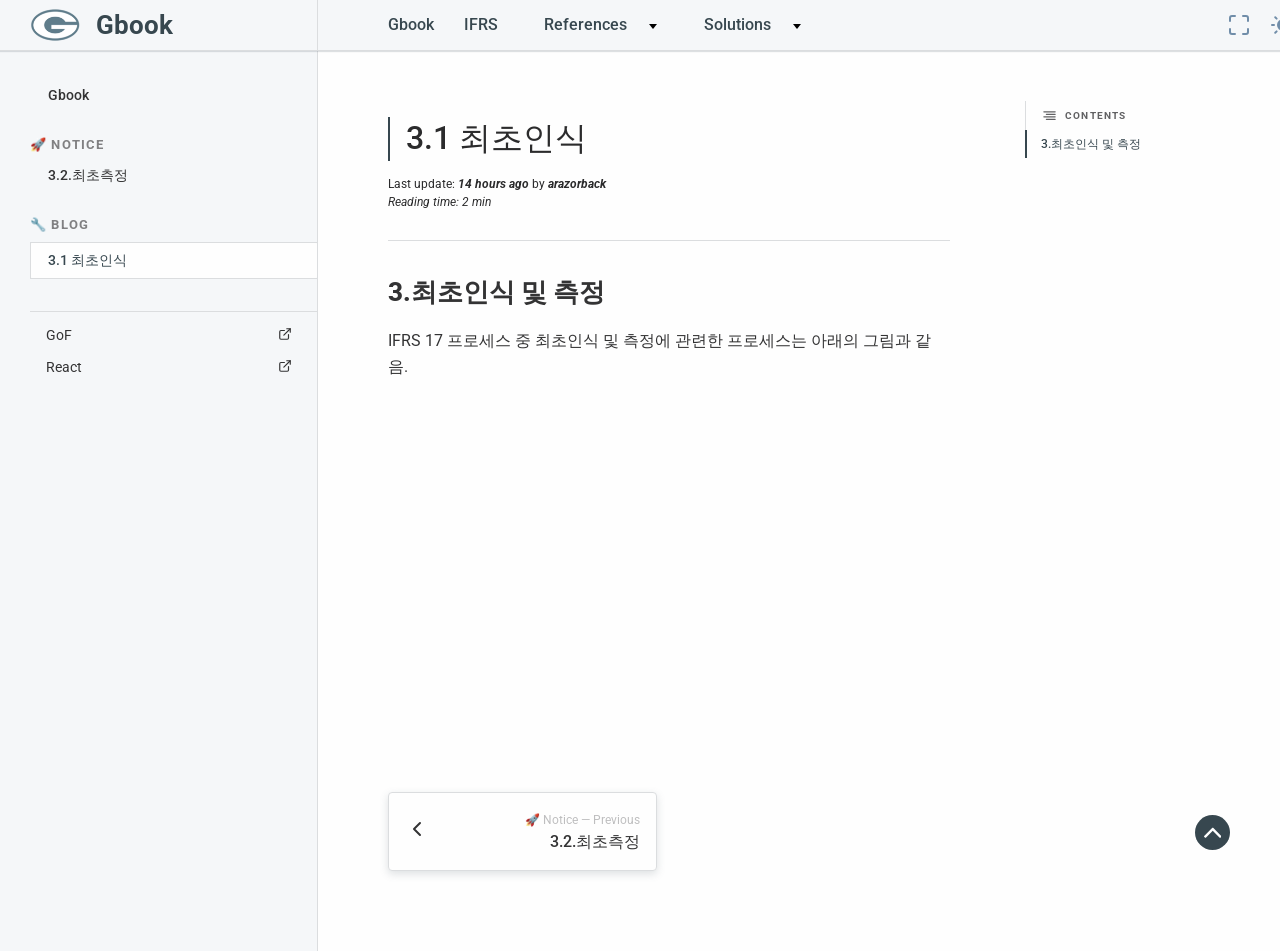
<file: Blog/3.1/index.html>
<!DOCTYPE html><html lang="en" prefix="og: http://ogp.me/ns#"><head><meta charSet="utf-8"/><meta http-equiv="x-ua-compatible" content="ie=edge"/><meta name="viewport" content="width=device-width, initial-scale=1, shrink-to-fit=no"/><meta property="twitter:card" content="summary_large_image"/><link rel="shortcut icon" type="image/svg" href="/assets/GofFavicon32.png"/><noscript></noscript><style data-href="/styles.1c3edc554c5f3e9ef832.css">@import url(https://fonts.googleapis.com/css?family=Roboto:300,400,500,700&display=swap);*{margin:0;padding:0;box-sizing:border-box;font-display:swap}body,html{font-family:-apple-system,BlinkMacSystemFont,Roboto,Roboto Light,Segoe UI,Oxygen,Ubuntu,Cantarell,Fira Sans,Droid Sans,Helvetica Neue,sans-serif,Apple Color Emoji,Segoe UI Emoji,Segoe UI Symbol;font-size:16px;scroll-behavior:smooth}body{font-family:Roboto}a,a:hover{text-decoration:none}pre{border:0!important;background-color:#f5f7f9}img{max-width:100%}.heading1{font-size:26px;font-weight:800}.heading1,.heading2{line-height:1.5;margin-bottom:16px;margin-top:32px}.heading2{font-size:24px;font-weight:700}.heading3{font-size:20px;font-weight:600}.heading3,.heading4{line-height:1.5;margin-bottom:16px;margin-top:32px}.heading4{font-size:18px;font-weight:500}.heading5{font-size:16px;font-weight:400}.heading5,.heading6{line-height:1.5;margin-bottom:16px;margin-top:32px}.heading6{font-size:14px;font-weight:300}.paragraph{margin:16px 0;line-height:1.625}.gatsby-resp-image-figcaption{text-align:center;font-style:italic;margin-top:5px;font-size:14px}.menus{display:flex;align-items:center;flex-wrap:wrap;list-style:none}.menu-items{position:relative;font-size:14px}.menu-items a{display:block;text-decoration:none}.menu-items a,.menu-items button{font-size:inherit;color:inherit;width:100%}.menu-items button{display:flex;align-items:center;border:none;background-color:transparent;cursor:pointer}button span{margin-left:3px}.menu-items>a,.menu-items button{text-align:left;padding:0 1rem}.menu-items a:hover,.menu-items button:hover{background-color:#f2f2f2}.arrow:after{content:"";display:inline-block;margin-left:.28em;vertical-align:.09em;border-top:.42em solid;border-right:.32em solid transparent;border-left:.32em solid transparent}.dropdown{position:absolute;top:36px;right:0;left:auto;box-shadow:0 10px 15px -3px rgba(46,41,51,.08),0 4px 6px -2px rgba(71,63,79,.16);font-size:.875rem;z-index:100;min-width:10rem;padding:.5rem 0;list-style:none;background-color:#fff;border-radius:.5rem;display:none}.dropdown ul{position:absolute;z-index:9999}.dropdown.show{display:block}.dropdown .dropdown-submenu{position:absolute;left:100%;top:-7px}</style><meta name="generator" content="Gatsby 2.24.43"/><link data-chunk="algolia" rel="preload" as="script" href="/algolia-2f81f9818ab22d3befb8.js"/><link rel="sitemap" type="application/xml" href="/sitemap.xml"/><link rel="preconnect" href="https://instagram.com"/><title data-react-helmet="true">3.1 최초인식</title><meta data-react-helmet="true" name="title" content="3.1 최초인식"/><meta data-react-helmet="true" name="description" content="Gbook - awesome GitBook-like documentation for Risk and Acturary"/><meta data-react-helmet="true" property="og:url"/><meta data-react-helmet="true" property="og:title" content="3.1 최초인식"/><meta data-react-helmet="true" property="og:description" content="Gbook - awesome GitBook-like documentation for Risk and Acturary"/><meta data-react-helmet="true" property="og:image"/><meta data-react-helmet="true" property="og:type" content="website"/><meta data-react-helmet="true" name="twitter:card" content="summary"/><meta data-react-helmet="true" name="twitter:title" content="3.1 최초인식"/><meta data-react-helmet="true" name="twitter:description" content="Gbook - awesome GitBook-like documentation for Risk and Acturary"/><link rel="canonical" href="http://localhost/Blog/3.1" data-baseprotocol="http:" data-basehost="localhost"/><link rel="manifest" href="/manifest.webmanifest" crossorigin="anonymous"/><meta name="theme-color" content="#6b37bf"/><link rel="apple-touch-icon" sizes="48x48" href="/icons/icon-48x48.png"/><link rel="apple-touch-icon" sizes="72x72" href="/icons/icon-72x72.png"/><link rel="apple-touch-icon" sizes="96x96" href="/icons/icon-96x96.png"/><link rel="apple-touch-icon" sizes="144x144" href="/icons/icon-144x144.png"/><link rel="apple-touch-icon" sizes="192x192" href="/icons/icon-192x192.png"/><link rel="apple-touch-icon" sizes="256x256" href="/icons/icon-256x256.png"/><link rel="apple-touch-icon" sizes="384x384" href="/icons/icon-384x384.png"/><link rel="apple-touch-icon" sizes="512x512" href="/icons/icon-512x512.png"/><link as="script" rel="preload" href="/webpack-runtime-18eab1a956c98e57c26e.js"/><link as="script" rel="preload" href="/framework-38197798e3e3e3374a2c.js"/><link as="script" rel="preload" href="/styles-d77d47be424fbcd60de6.js"/><link as="script" rel="preload" href="/29107295-d34478c1f8c440784be3.js"/><link as="script" rel="preload" href="/app-3a225973c1a22e97a80c.js"/><link as="fetch" rel="preload" href="/page-data/Blog/3.1/page-data.json" crossorigin="anonymous"/><link as="fetch" rel="preload" href="/page-data/sq/d/12478684.json" crossorigin="anonymous"/><link as="fetch" rel="preload" href="/page-data/sq/d/12478684.json" crossorigin="anonymous"/><link as="fetch" rel="preload" href="/page-data/sq/d/1900987198.json" crossorigin="anonymous"/><link as="fetch" rel="preload" href="/page-data/sq/d/1900987198.json" crossorigin="anonymous"/><link as="fetch" rel="preload" href="/page-data/sq/d/2882937274.json" crossorigin="anonymous"/><link as="fetch" rel="preload" href="/page-data/sq/d/2882937274.json" crossorigin="anonymous"/><link as="fetch" rel="preload" href="/page-data/sq/d/3812332637.json" crossorigin="anonymous"/><link as="fetch" rel="preload" href="/page-data/sq/d/3812332637.json" crossorigin="anonymous"/><link as="fetch" rel="preload" href="/page-data/app-data.json" crossorigin="anonymous"/></head><style data-emotion-css="1tvfhuc">.css-1tvfhuc::-webkit-scrollbar-track{-webkit-box-shadow:inset 0 0 6px rgba(0,0,0,0.3);border-radius:8px;background-color:#f5f5f5;}.css-1tvfhuc::-webkit-scrollbar{width:10px;background-color:#f5f5f5;}.css-1tvfhuc::-webkit-scrollbar-thumb{border-radius:8px;-webkit-box-shadow:inset 0 0 6px rgba(0,0,0,0.3);background-color:#555;}</style><body class="css-1tvfhuc"><div id="___gatsby"><div style="outline:none" tabindex="-1" id="gatsby-focus-wrapper"><div><style data-emotion-css="15acl7w">.css-15acl7w{z-index:20;position:relative;display:none;}</style><div class="css-15acl7w"><div class="react-reveal" style="opacity:0"><style data-emotion-css="18d7u76">.css-18d7u76{display:block;z-index:20;height:100vh;position:fixed;right:0;left:auto;top:0;width:480px;box-shadow:0 0 5px 0 rgba(0,0,0,0.3);background:#F5F7F9;}@media (max-width:768px){.css-18d7u76{width:100%;}}</style><div class="css-18d7u76 e17qqu7l1"><style data-emotion-css="1b3k03j">.css-1b3k03j{display:-webkit-box;display:-webkit-flex;display:-ms-flexbox;display:flex;-webkit-flex-direction:column;-ms-flex-direction:column;flex-direction:column;padding:0;height:100%;overflow:auto;-webkit-overflow-scrolling:touch;}</style><div class="css-1b3k03j e17qqu7l0"><style data-emotion-css="mvi3it">.css-mvi3it{display:none;}@media (max-width:768px){.css-mvi3it{display:-webkit-box;display:-webkit-flex;display:-ms-flexbox;display:flex;}}</style><style data-emotion-css="10p2dub">.css-10p2dub{padding:14px;margin-bottom:14px;width:100%;display:-webkit-box;display:-webkit-flex;display:-ms-flexbox;display:flex;-webkit-align-items:center;-webkit-box-align:center;-ms-flex-align:center;align-items:center;-webkit-box-pack:center;-webkit-justify-content:center;-ms-flex-pack:center;justify-content:center;cursor:pointer;box-shadow:0 3px 8px 0 #5C697533;border-bottom:1px solid #DBDDDF;display:none;}.css-10p2dub svg{width:1.2em;}.css-10p2dub:hover{color:#37474F;}.css-10p2dub:hover svg{stroke:#37474F;}@media (max-width:768px){.css-10p2dub{display:-webkit-box;display:-webkit-flex;display:-ms-flexbox;display:flex;}}</style><div class="css-10p2dub e17qqu7l2"><svg xmlns="http://www.w3.org/2000/svg" width="24" height="24" viewBox="0 0 24 24" fill="none" stroke="currentColor" stroke-width="2" stroke-linecap="round" stroke-linejoin="round"><line x1="18" y1="6" x2="6" y2="18"></line><line x1="6" y1="6" x2="18" y2="18"></line></svg><style data-emotion-css="o5uqvq">.css-o5uqvq{margin-left:5px;}</style><span class="css-o5uqvq">Close</span></div><style data-emotion-css="yzph1f">.css-yzph1f{position:-webkit-sticky;position:sticky;top:0;background:#F5F7F9;width:100%;padding:0 24px;}</style><div class="css-yzph1f e161x5gl4"><style data-emotion-css="xfbqmp">.css-xfbqmp{box-shadow:0 0 6px 0 #5C697533;}</style><style data-emotion-css="1ht4dcm">.css-1ht4dcm{display:-webkit-box;display:-webkit-flex;display:-ms-flexbox;display:flex;margin-top:12px;margin-bottom:12px;-webkit-flex-direction:row;-ms-flex-direction:row;flex-direction:row;-webkit-align-items:center;-webkit-box-align:center;-ms-flex-align:center;align-items:center;padding:4px 4px;border-radius:4px;background-color:rgba(223,225,235,.4);box-shadow:0 0 6px 0 #5C697533;}@media (max-width:768px){.css-1ht4dcm{width:100%;margin-top:8px;margin-bottom:8px;}}border:1px solid rgba(223,225,235,1) .css-1ht4dcm,.css-1ht4dcm *,.css-1ht4dcm input::-webkit-input-placeholder,.css-1ht4dcm svg{-webkit-transition:all .5s cubic-bezier(0.25,0.8,0.25,1) 0s;transition:all .5s cubic-bezier(0.25,0.8,0.25,1) 0s;}border:1px solid rgba(223,225,235,1) .css-1ht4dcm,.css-1ht4dcm *,.css-1ht4dcm input::-moz-placeholder,.css-1ht4dcm svg{-webkit-transition:all .5s cubic-bezier(0.25,0.8,0.25,1) 0s;transition:all .5s cubic-bezier(0.25,0.8,0.25,1) 0s;}border:1px solid rgba(223,225,235,1) .css-1ht4dcm,.css-1ht4dcm *,.css-1ht4dcm input:-ms-input-placeholder,.css-1ht4dcm svg{-webkit-transition:all .5s cubic-bezier(0.25,0.8,0.25,1) 0s;transition:all .5s cubic-bezier(0.25,0.8,0.25,1) 0s;}border:1px solid rgba(223,225,235,1) .css-1ht4dcm,.css-1ht4dcm *,.css-1ht4dcm input::placeholder,.css-1ht4dcm svg{-webkit-transition:all .5s cubic-bezier(0.25,0.8,0.25,1) 0s;transition:all .5s cubic-bezier(0.25,0.8,0.25,1) 0s;}.css-1ht4dcm:focus,.css-1ht4dcm:visited,.css-1ht4dcm:hover,.css-1ht4dcm:focus-within{outline:none;background-color:transparent;}.css-1ht4dcm:focus input,.css-1ht4dcm:visited input,.css-1ht4dcm:hover input,.css-1ht4dcm:focus-within input,.css-1ht4dcm:focus input::-webkit-input-placeholder,.css-1ht4dcm:visited input::-webkit-input-placeholder,.css-1ht4dcm:hover input::-webkit-input-placeholder,.css-1ht4dcm:focus-within input::-webkit-input-placeholder{color:#3B4656;}.css-1ht4dcm:focus input,.css-1ht4dcm:visited input,.css-1ht4dcm:hover input,.css-1ht4dcm:focus-within input,.css-1ht4dcm:focus input::-moz-placeholder,.css-1ht4dcm:visited input::-moz-placeholder,.css-1ht4dcm:hover input::-moz-placeholder,.css-1ht4dcm:focus-within input::-moz-placeholder{color:#3B4656;}.css-1ht4dcm:focus input,.css-1ht4dcm:visited input,.css-1ht4dcm:hover input,.css-1ht4dcm:focus-within input,.css-1ht4dcm:focus input:-ms-input-placeholder,.css-1ht4dcm:visited input:-ms-input-placeholder,.css-1ht4dcm:hover input:-ms-input-placeholder,.css-1ht4dcm:focus-within input:-ms-input-placeholder{color:#3B4656;}.css-1ht4dcm:focus input,.css-1ht4dcm:visited input,.css-1ht4dcm:hover input,.css-1ht4dcm:focus-within input,.css-1ht4dcm:focus input::placeholder,.css-1ht4dcm:visited input::placeholder,.css-1ht4dcm:hover input::placeholder,.css-1ht4dcm:focus-within input::placeholder{color:#3B4656;}.css-1ht4dcm:focus svg,.css-1ht4dcm:visited svg,.css-1ht4dcm:hover svg,.css-1ht4dcm:focus-within svg{stroke:#3B4656;}.css-1ht4dcm svg{stroke:#AEAEAE;}</style><form class="css-1ht4dcm e161x5gl3"><style data-emotion-css="1eoyse3">.css-1eoyse3{width:1.2em;pointer-events:none;margin:0 10px;}</style><svg xmlns="http://www.w3.org/2000/svg" width="24" height="24" viewBox="0 0 24 24" fill="none" stroke="currentColor" stroke-width="2" stroke-linecap="round" stroke-linejoin="round" class="css-1eoyse3 e161x5gl0"><circle cx="11" cy="11" r="8"></circle><line x1="21" y1="21" x2="16.65" y2="16.65"></line></svg><style data-emotion-css="191mltd">.css-191mltd{outline:none;border:none;font-size:1em;-webkit-transition:all .5s cubic-bezier(0.25,0.8,0.25,1) 0s;transition:all .5s cubic-bezier(0.25,0.8,0.25,1) 0s;border-radius:1px;padding-left:10px;background-color:transparent;width:calc(100% - 26px);border-width:0 !important;}.css-191mltd,.css-191mltd::-webkit-input-placeholder{color:#5C6975;}.css-191mltd,.css-191mltd::-moz-placeholder{color:#5C6975;}.css-191mltd,.css-191mltd:-ms-input-placeholder{color:#5C6975;}.css-191mltd,.css-191mltd::placeholder{color:#5C6975;}</style><input type="text" class="searchInput  css-191mltd e161x5gl2" placeholder="Search" aria-label="Search"/><style data-emotion-css="1w8hngt">.css-1w8hngt{cursor:pointer;margin:0 10px;}.css-1w8hngt svg{width:1.2em;}.css-1w8hngt:hover svg{stroke:#37474F;}</style><div class="css-1w8hngt e161x5gl1" role="button" aria-label="clean search"><svg xmlns="http://www.w3.org/2000/svg" width="24" height="24" viewBox="0 0 24 24" fill="none" stroke="currentColor" stroke-width="2" stroke-linecap="round" stroke-linejoin="round"><polyline points="3 6 5 6 21 6"></polyline><path d="M19 6v14a2 2 0 0 1-2 2H7a2 2 0 0 1-2-2V6m3 0V4a2 2 0 0 1 2-2h4a2 2 0 0 1 2 2v2"></path></svg></div></form></div><div style="flex:1"><style data-emotion-css="1t5fm07">.css-1t5fm07{left:0;display:-webkit-box;display:-webkit-flex;display:-ms-flexbox;display:flex;-webkit-flex-direction:column;-ms-flex-direction:column;flex-direction:column;overflow:auto;z-index:2;-webkit-overflow-scrolling:touch;width:100%;margin-top:10px;}.css-1t5fm07 > * + *{border-top:2px solid #DBDDDF;}.css-1t5fm07 li{padding-top:20px;padding-bottom:20px;padding-left:24px;padding-right:24px;}.css-1t5fm07 li:hover{background-color:#DBDDDF;color:#333334;}.css-1t5fm07 li + li{border-top:1px solid #DBDDDF;}.css-1t5fm07 *{margin-top:0;color:#333334;}.css-1t5fm07 ul{list-style:none;}.css-1t5fm07 mark{color:#333334;background:#37474F;}</style><div class="css-1t5fm07 e7wil3g0"></div></div></div></div></div></div><style data-emotion-css="18t8hgp">@media (max-width:768px){.css-18t8hgp{display:none;}}</style><style data-emotion-css="xfu2ba">.css-xfu2ba{display:none;position:fixed;-webkit-box-pack:end;-webkit-justify-content:flex-end;-ms-flex-pack:end;justify-content:flex-end;-webkit-align-items:center;-webkit-box-align:center;-ms-flex-align:center;align-items:center;height:32px;padding:6px;width:100%;z-index:10;top:0;background-color:#F5F7F9;}@media (max-width:768px){.css-xfu2ba{display:none;}}</style><div class="css-xfu2ba erj66ss1"><style data-emotion-css="d1sxf0">.css-d1sxf0{display:-webkit-box;display:-webkit-flex;display:-ms-flexbox;display:flex;-webkit-transition:all .5s cubic-bezier(0.25,0.8,0.25,1) 0s;transition:all .5s cubic-bezier(0.25,0.8,0.25,1) 0s;cursor:pointer;-webkit-align-items:center;-webkit-box-align:center;-ms-flex-align:center;align-items:center;font-size:10pt;margin-right:10px;}.css-d1sxf0:hover{color:#37474F;}</style><div class="css-d1sxf0 erj66ss2"><style data-emotion-css="1v994a0">.css-1v994a0{margin-right:6px;}</style><span class="css-1v994a0">Close full mode</span><style data-emotion-css="1ry1nyv">.css-1ry1nyv{display:-webkit-box;display:-webkit-flex;display:-ms-flexbox;display:flex;-webkit-box-pack:end;-webkit-justify-content:flex-end;-ms-flex-pack:end;justify-content:flex-end;padding:4px;outline:none;background-color:#F5F7F9;border-radius:50%;cursor:pointer;}.css-1ry1nyv:hover svg{stroke:#37474F;}.css-1ry1nyv svg{-webkit-transition:all .5s cubic-bezier(0.25,0.8,0.25,1) 0s;transition:all .5s cubic-bezier(0.25,0.8,0.25,1) 0s;fill:transparent;stroke:#708DA9;}</style><div title="Close fullscreen mode" fill="transparent" stroke="#708DA9" role="button" tabindex="0" class="css-1ry1nyv eh1mold0"><svg xmlns="http://www.w3.org/2000/svg" width="24" height="24" viewBox="0 0 24 24" fill="none" stroke="" stroke-width="2" stroke-linecap="round" stroke-linejoin="round"><path d="M8 3v3a2 2 0 0 1-2 2H3m18 0h-3a2 2 0 0 1-2-2V3m0 18v-3a2 2 0 0 1 2-2h3M3 16h3a2 2 0 0 1 2 2v3"></path></svg></div></div><style data-emotion-css="nbja86">.css-nbja86{display:-webkit-box;display:-webkit-flex;display:-ms-flexbox;display:flex;-webkit-box-pack:end;-webkit-justify-content:flex-end;-ms-flex-pack:end;justify-content:flex-end;padding:4px;outline:none;background-color:#F5F7F9;border-radius:50%;cursor:pointer;}.css-nbja86:hover svg{fill:#37474F;stroke:#37474F;}.css-nbja86 svg{-webkit-transition:all .5s cubic-bezier(0.25,0.8,0.25,1) 0s;transition:all .5s cubic-bezier(0.25,0.8,0.25,1) 0s;fill:#708DA9;stroke:#708DA9;}</style><div title="Switch theme" stroke="#708DA9" fill="#708DA9" role="button" tabindex="0" class="css-nbja86 eh1mold0"><svg xmlns="http://www.w3.org/2000/svg" width="24" height="24" viewBox="0 0 24 24" fill="none" stroke="" stroke-width="2" stroke-linecap="round" stroke-linejoin="round"><circle cx="12" cy="12" r="5"></circle><line x1="12" y1="1" x2="12" y2="3"></line><line x1="12" y1="21" x2="12" y2="23"></line><line x1="4.22" y1="4.22" x2="5.64" y2="5.64"></line><line x1="18.36" y1="18.36" x2="19.78" y2="19.78"></line><line x1="1" y1="12" x2="3" y2="12"></line><line x1="21" y1="12" x2="23" y2="12"></line><line x1="4.22" y1="19.78" x2="5.64" y2="18.36"></line><line x1="18.36" y1="5.64" x2="19.78" y2="4.22"></line></svg></div></div><style data-emotion-css="11w8u1g">.css-11w8u1g{background-color:#F5F7F9;border-radius:0;margin-bottom:0;border:0;display:-webkit-box;display:-webkit-flex;display:-ms-flexbox;display:flex;-webkit-align-items:center;-webkit-box-align:center;-ms-flex-align:center;align-items:center;box-shadow:0 1px 1px 0 #5C697533;border-bottom:1px solid #DBDDDF;padding:0px 0;position:relative;overflow:visible;z-index:1;}@media (max-width:1170px){.css-11w8u1g{padding:10px;}}@media (max-width:768px){.css-11w8u1g{-webkit-flex-wrap:wrap;-ms-flex-wrap:wrap;flex-wrap:wrap;}}</style><header class="css-11w8u1g eftw5cb1"><style data-emotion-css="3wijd6">.css-3wijd6{min-width:318px;display:-webkit-box;display:-webkit-flex;display:-ms-flexbox;display:flex;-webkit-align-items:center;-webkit-box-align:center;-ms-flex-align:center;align-items:center;border-right:1px solid #DBDDDF;}@media (max-width:768px){.css-3wijd6{border-right:none;min-width:auto;padding-right:0;}}</style><div class="css-3wijd6 e18que2k1"><style data-emotion-css="ubs14f">.css-ubs14f{margin-left:30px;}@media (max-width:768px){.css-ubs14f{margin-left:10px;}}</style><div class="css-ubs14f e18que2k0"><style data-emotion-css="neyr70">.css-neyr70{padding:0 0;display:-webkit-box;display:-webkit-flex;display:-ms-flexbox;display:flex;-webkit-align-items:center;-webkit-box-align:center;-ms-flex-align:center;align-items:center;}@media (max-width:768px){.css-neyr70{min-height:40px;}}.css-neyr70 img{width:50px;margin-right:16px;display:inline-block;}@media (max-width:1170px){.css-neyr70 img{width:50px;}}@media (max-width:768px){.css-neyr70 img{margin-right:8px;width:45px;}}.css-neyr70 span{height:auto;font-size:26px;line-height:1.5;color:#37474F;}@media (max-width:1170px){.css-neyr70 span{font-size:21px;}}@media (max-width:768px){.css-neyr70 span{font-size:19px;-webkit-flex:initial;-ms-flex:initial;flex:initial;padding:0 15px 0 0;}}.css-neyr70 span:hover{-webkit-text-decoration:none;text-decoration:none;opacity:0.8;}</style><a class="css-neyr70" href="/"><style data-emotion-css="1baulvz">.css-1baulvz{display:inline-block;}</style><img src="/assets/GoFwobg96.png" alt="logo" loading="lazy" class="css-1baulvz"/><span class="css-1baulvz"><strong>Gbook</strong></span></a></div></div><style data-emotion-css="18t8hgp">@media (max-width:768px){.css-18t8hgp{display:none;}}</style><style data-emotion-css="jiozi5">.css-jiozi5{-webkit-transition:top 0.5s,bottom 0.5s;-webkit-transition:top 0.5s,bottom 0.5s;transition:top 0.5s,bottom 0.5s;margin-left:55px;margin-right:30px;-webkit-flex:1 1 auto;-ms-flex:1 1 auto;flex:1 1 auto;padding:2px 0;}@media (max-width:1170px){.css-jiozi5{margin-left:15px;}}@media (max-width:768px){.css-jiozi5.responsive .visibleMobile{display:block;}.css-jiozi5.responsive ul{display:block;text-align:left;}}@media (max-width:768px){.css-jiozi5{display:none;}}</style><div class="css-jiozi5 eftw5cb2"><style data-emotion-css="15d8x3i">.css-15d8x3i{display:-webkit-box;display:-webkit-flex;display:-ms-flexbox;display:flex;-webkit-align-items:center;-webkit-box-align:center;-ms-flex-align:center;align-items:center;-webkit-overflow-scrolling:touch;float:left;}@media (max-width:768px){.css-15d8x3i{width:100%;-webkit-box-pack:space-evenly;-webkit-justify-content:space-evenly;-ms-flex-pack:space-evenly;justify-content:space-evenly;-webkit-flex-wrap:wrap;-ms-flex-wrap:wrap;flex-wrap:wrap;margin-top:10px;}.css-15d8x3i li{height:37px;}.css-15d8x3i li a{font-size:14px;padding:10px 15px;}}.css-15d8x3i li{list-style-type:none;display:-webkit-box;display:-webkit-flex;display:-ms-flexbox;display:flex;}.css-15d8x3i li > a:before{content:'';position:absolute;width:100%;height:3px;bottom:0;left:0;background:#C8B8B0;visibility:hidden;border-radius:4px;-webkit-transform:scaleX(0);-ms-transform:scaleX(0);transform:scaleX(0);-webkit-transition:0.25s linear;transition:0.25s linear;}.css-15d8x3i li > a:focus:before,.css-15d8x3i li > a:hover:before{visibility:visible;-webkit-transform:scaleX(1);-ms-transform:scaleX(1);transform:scaleX(1);}.css-15d8x3i li a{font-family:'Roboto';position:relative;color:#37474F;font-size:16px;font-weight:500;line-height:1em;opacity:1;padding:10px 15px;}.css-15d8x3i li a:hover{color:#C8B8B0;}</style><style data-emotion-css="k008qs">.css-k008qs{display:-webkit-box;display:-webkit-flex;display:-ms-flexbox;display:flex;}</style><nav class="css-k008qs"><ul class="css-15d8x3i e1rap8x60"><li class="menu-items"><a href="https://www.gactuary.com" target="_blank" rel="noopener noreferrer">Gbook</a></li><li class="menu-items"><a href="https://www.gactuary.com/ifrs" target="_blank" rel="noopener noreferrer">IFRS</a></li><li class="menu-items"><button type="button" aria-haspopup="menu" aria-expanded="false"><a href="/">References</a><span class="arrow"></span></button><ul class="dropdown  "><li class="menu-items"><a href="https://www.gactuary.com/kics" target="_blank" rel="noopener noreferrer">Kics</a></li><li class="menu-items"><a href="https://www.gactuary.com/ifrs" target="_blank" rel="noopener noreferrer">IFRS17</a></li><li class="menu-items"><a href="https://www.gactuary.com/gesg" target="_blank" rel="noopener noreferrer">GESG</a></li></ul></li><li class="menu-items"><button type="button" aria-haspopup="menu" aria-expanded="false"><a href="/">Solutions</a><span class="arrow"></span></button><ul class="dropdown  "><li class="menu-items"><a href="https://www.gactuary.com/ifrs" target="_blank" rel="noopener noreferrer">GMV</a></li><li class="menu-items"><a href="https://www.gactuary.com/gesg" target="_blank" rel="noopener noreferrer">GESG</a></li></ul></li></ul></nav></div><style data-emotion-css="1pokdi8">.css-1pokdi8{display:-webkit-box;display:-webkit-flex;display:-ms-flexbox;display:flex;-webkit-flex:auto;-ms-flex:auto;flex:auto;-webkit-box-pack:end;-webkit-justify-content:flex-end;-ms-flex-pack:end;justify-content:flex-end;-webkit-align-items:center;-webkit-box-align:center;-ms-flex-align:center;align-items:center;min-width:458px;margin-right:25px;}@media (max-width:1170px){.css-1pokdi8{margin-right:10px !important;min-width:auto;}}.css-1pokdi8 a,.css-1pokdi8 > div{margin:0 6px;}</style><div class="css-1pokdi8 eftw5cb3"><style data-emotion-css="1hwrpeh">.css-1hwrpeh{display:-webkit-box;display:-webkit-flex;display:-ms-flexbox;display:flex;-webkit-flex-wrap:wrap;-ms-flex-wrap:wrap;flex-wrap:wrap;-webkit-flex-direction:row;-ms-flex-direction:row;flex-direction:row;-webkit-align-items:center;-webkit-box-align:center;-ms-flex-align:center;align-items:center;margin:0 6px;}@media (max-width:1170px){.css-1hwrpeh{-webkit-box-pack:space-evenly;-webkit-justify-content:space-evenly;-ms-flex-pack:space-evenly;justify-content:space-evenly;margin-top:10px;}}@media (max-width:768px){.css-1hwrpeh{display:none;}}</style><div class="css-1hwrpeh eftw5cb6"></div><style data-emotion-css="up4xdb">.css-up4xdb{display:-webkit-box;display:-webkit-flex;display:-ms-flexbox;display:flex;-webkit-box-pack:end;-webkit-justify-content:flex-end;-ms-flex-pack:end;justify-content:flex-end;padding:4px;outline:none;background-color:#F5F7F9;border-radius:50%;cursor:pointer;}.css-up4xdb:hover svg{stroke:#37474F;}.css-up4xdb svg{-webkit-transition:all .5s cubic-bezier(0.25,0.8,0.25,1) 0s;transition:all .5s cubic-bezier(0.25,0.8,0.25,1) 0s;fill:transparent;stroke:#708DA9;}@media (max-width:768px){.css-up4xdb{display:none;}}</style><div title="Enter fullscreen mode" fill="transparent" stroke="#708DA9" class="erj66ss0 css-up4xdb eh1mold0" role="button" tabindex="0"><svg xmlns="http://www.w3.org/2000/svg" width="24" height="24" viewBox="0 0 24 24" fill="none" stroke="" stroke-width="2" stroke-linecap="round" stroke-linejoin="round"><path d="M8 3H5a2 2 0 0 0-2 2v3m18 0V5a2 2 0 0 0-2-2h-3m0 18h3a2 2 0 0 0 2-2v-3M3 16v3a2 2 0 0 0 2 2h3"></path></svg></div><style data-emotion-css="nbja86">.css-nbja86{display:-webkit-box;display:-webkit-flex;display:-ms-flexbox;display:flex;-webkit-box-pack:end;-webkit-justify-content:flex-end;-ms-flex-pack:end;justify-content:flex-end;padding:4px;outline:none;background-color:#F5F7F9;border-radius:50%;cursor:pointer;}.css-nbja86:hover svg{fill:#37474F;stroke:#37474F;}.css-nbja86 svg{-webkit-transition:all .5s cubic-bezier(0.25,0.8,0.25,1) 0s;transition:all .5s cubic-bezier(0.25,0.8,0.25,1) 0s;fill:#708DA9;stroke:#708DA9;}</style><div title="Switch theme" stroke="#708DA9" fill="#708DA9" role="button" tabindex="0" class="css-nbja86 eh1mold0"><svg xmlns="http://www.w3.org/2000/svg" width="24" height="24" viewBox="0 0 24 24" fill="none" stroke="" stroke-width="2" stroke-linecap="round" stroke-linejoin="round"><circle cx="12" cy="12" r="5"></circle><line x1="12" y1="1" x2="12" y2="3"></line><line x1="12" y1="21" x2="12" y2="23"></line><line x1="4.22" y1="4.22" x2="5.64" y2="5.64"></line><line x1="18.36" y1="18.36" x2="19.78" y2="19.78"></line><line x1="1" y1="12" x2="3" y2="12"></line><line x1="21" y1="12" x2="23" y2="12"></line><line x1="4.22" y1="19.78" x2="5.64" y2="18.36"></line><line x1="18.36" y1="5.64" x2="19.78" y2="4.22"></line></svg></div><style data-emotion-css="mvi3it">.css-mvi3it{display:none;}@media (max-width:768px){.css-mvi3it{display:-webkit-box;display:-webkit-flex;display:-ms-flexbox;display:flex;}}</style><div class="css-mvi3it eftw5cb5"><style data-emotion-css="1ry1nyv">.css-1ry1nyv{display:-webkit-box;display:-webkit-flex;display:-ms-flexbox;display:flex;-webkit-box-pack:end;-webkit-justify-content:flex-end;-ms-flex-pack:end;justify-content:flex-end;padding:4px;outline:none;background-color:#F5F7F9;border-radius:50%;cursor:pointer;}.css-1ry1nyv:hover svg{stroke:#37474F;}.css-1ry1nyv svg{-webkit-transition:all .5s cubic-bezier(0.25,0.8,0.25,1) 0s;transition:all .5s cubic-bezier(0.25,0.8,0.25,1) 0s;fill:transparent;stroke:#708DA9;}</style><div title="Open menu" fill="transparent" stroke="#708DA9" role="button" tabindex="0" class="css-1ry1nyv eh1mold0"><svg xmlns="http://www.w3.org/2000/svg" width="24" height="24" viewBox="0 0 24 24" fill="none" stroke="" stroke-width="2" stroke-linecap="round" stroke-linejoin="round"><line x1="3" y1="12" x2="21" y2="12"></line><line x1="3" y1="6" x2="21" y2="6"></line><line x1="3" y1="18" x2="21" y2="18"></line></svg></div></div></div></header><style data-emotion-css="1vmm8k3">.css-1vmm8k3{background-color:#37474F;width:35px;height:35px;position:fixed;border-radius:50px;bottom:50px;right:50px;cursor:pointer;z-index:10;-webkit-transition:all .5s cubic-bezier(0.25,0.8,0.25,1) 0s;transition:all .5s cubic-bezier(0.25,0.8,0.25,1) 0s;}@media (max-width:1170px){.css-1vmm8k3{background-color:#37474Fbc;}}@media (max-width:768px){.css-1vmm8k3{bottom:25px;right:25px;width:30px;height:30px;background-color:#37474F9b;}}.css-1vmm8k3 svg{width:50%;position:absolute;margin:auto;top:0;left:0;right:0;bottom:0;}.css-1vmm8k3 svg path{fill:rgb(255,255,255);}.css-1vmm8k3:hover{background:#2F3C43;}</style><div class="css-1vmm8k3 eknk0b80" role="button" tabindex="0"><svg version="1.1" id="Capa_1" x="0px" y="0px" viewBox="0 0 284.929 284.929" xml:space="preserve"><g><path d="M282.082,195.285L149.028,62.24c-1.901-1.903-4.088-2.856-6.562-2.856s-4.665,0.953-6.567,2.856L2.856,195.285
		C0.95,197.191,0,199.378,0,201.853c0,2.474,0.953,4.664,2.856,6.566l14.272,14.271c1.903,1.903,4.093,2.854,6.567,2.854
		c2.474,0,4.664-0.951,6.567-2.854l112.204-112.202l112.208,112.209c1.902,1.903,4.093,2.848,6.563,2.848
		c2.478,0,4.668-0.951,6.57-2.848l14.274-14.277c1.902-1.902,2.847-4.093,2.847-6.566
		C284.929,199.378,283.984,197.188,282.082,195.285z"></path></g></svg></div><style data-emotion-css="288hxk">.css-288hxk{display:-webkit-box;display:-webkit-flex;display:-ms-flexbox;display:flex;overflow-wrap:anywhere;-webkit-box-pack:justify;-webkit-justify-content:space-between;-ms-flex-pack:justify;justify-content:space-between;position:relative;}@media (max-width:768px){.css-288hxk{min-height:95vh;}}</style><div class="css-288hxk ehn4mz50"><style data-emotion-css="18t8hgp">@media (max-width:768px){.css-18t8hgp{display:none;}}</style><style data-emotion-css="19odbfc">.css-19odbfc{display:block;height:100vh;top:0;-webkit-flex:0 0 318px;-ms-flex:0 0 318px;flex:0 0 318px;background:#F5F7F9;background:linear-gradient( #F5F7F9,#F5F7F9 );background:linear-gradient( #F5F7F9,#F5F7F9 );background:-webkit-gradient( linear,0% 0%,0% 100%,from(#F5F7F9),to(#F5F7F9) );background:-webkit-linear-gradient( top,#F5F7F9,#F5F7F9 );background:-moz-linear-gradient( top,#F5F7F9,#F5F7F9 );background:-ms-linear-gradient( top,#F5F7F9,#F5F7F9 );background:-o-linear-gradient( top,#F5F7F9,#F5F7F9 );border-right:1px solid #DBDDDF;position:-webkit-sticky;position:sticky;}@media (max-width:768px){.css-19odbfc{width:100%;height:auto;border-right:none;position:relative;background:#F5F7F9;}}@media (max-width:768px){.css-19odbfc{display:none;}}</style><aside class="css-19odbfc e14x4yjs3"><style data-emotion-css="d0dqp5">.css-d0dqp5{margin-left:30px;height:100%;display:-webkit-box;display:-webkit-flex;display:-ms-flexbox;display:flex;overflow-y:hidden;-webkit-align-items:stretch;-webkit-box-align:stretch;-ms-flex-align:stretch;align-items:stretch;-webkit-flex-direction:column;-ms-flex-direction:column;flex-direction:column;}@media (max-width:768px){.css-d0dqp5{margin-left:10px;}}</style><div class="css-d0dqp5 e14x4yjs0"><style data-emotion-css="1tvfhuc">.css-1tvfhuc::-webkit-scrollbar-track{-webkit-box-shadow:inset 0 0 6px rgba(0,0,0,0.3);border-radius:8px;background-color:#f5f5f5;}.css-1tvfhuc::-webkit-scrollbar{width:10px;background-color:#f5f5f5;}.css-1tvfhuc::-webkit-scrollbar-thumb{border-radius:8px;-webkit-box-shadow:inset 0 0 6px rgba(0,0,0,0.3);background-color:#555;}</style><style data-emotion-css="1t40ifa">.css-1t40ifa{overflow-y:auto;width:100%;margin:0;display:block;padding:0;padding-top:32px;overflow:hidden;-webkit-overflow-scrolling:hidden;}.css-1t40ifa:hover,.css-1t40ifa:focus{overflow-y:overlay;-webkit-overflow-scrolling:touch;}.css-1t40ifa::-webkit-scrollbar-track{-webkit-box-shadow:inset 0 0 6px rgba(0,0,0,0.3);border-radius:8px;background-color:#f5f5f5;}.css-1t40ifa::-webkit-scrollbar{width:10px;background-color:#f5f5f5;}.css-1t40ifa::-webkit-scrollbar-thumb{border-radius:8px;-webkit-box-shadow:inset 0 0 6px rgba(0,0,0,0.3);background-color:#555;}</style><div class="css-1t40ifa e14x4yjs1"><style data-emotion-css="sr8nlk">.css-sr8nlk{display:block;padding:0;position:relative;margin-bottom:24px;}.css-sr8nlk span{padding:5px 0px;font-size:13px;font-family:Content-font,Roboto,sans-serif;font-weight:700;line-height:1.2;-webkit-letter-spacing:1.2px;-moz-letter-spacing:1.2px;-ms-letter-spacing:1.2px;letter-spacing:1.2px;text-transform:uppercase;position:relative;color:#808082;}.css-sr8nlk > span{margin-bottom:5px;display:-webkit-box;display:-webkit-flex;display:-ms-flexbox;display:flex;-webkit-align-items:center;-webkit-box-align:center;-ms-flex-align:center;align-items:center;}.css-sr8nlk > span img{width:18px;margin-right:7px;}</style><div class="css-sr8nlk e1sy2yk0"><ul><style data-emotion-css="12awp96">.css-12awp96{list-style:none;padding:0;display:-webkit-box;display:-webkit-flex;display:-ms-flexbox;display:flex;-webkit-flex-wrap:wrap;-ms-flex-wrap:wrap;flex-wrap:wrap;-webkit-align-items:stretch;-webkit-box-align:stretch;-ms-flex-align:stretch;align-items:stretch;-webkit-align-content:stretch;-ms-flex-line-pack:stretch;align-content:stretch;-webkit-box-pack:justify;-webkit-justify-content:space-between;-ms-flex-pack:justify;justify-content:space-between;}.css-12awp96 > a,.css-12awp96 > button{-webkit-transition:all .5s cubic-bezier(0.25,0.8,0.25,1) 0s;transition:all .5s cubic-bezier(0.25,0.8,0.25,1) 0s;}.css-12awp96:hover > a,.css-12awp96:hover > button{background-color:#DBDDDF;}</style><li class="css-12awp96 e1rr7xp91"><style data-emotion-css="16s2j4t">.css-16s2j4t{color:#333334;-webkit-flex:1;-ms-flex:1;flex:1;font-size:14px;font-weight:500;line-height:1.5;padding:2px 10px 2px 18px;border-radius:1px;}</style><a class="css-16s2j4t e1rr7xp90" href="/">Gbook</a></li></ul></div><div class="css-sr8nlk e1sy2yk0"><span> <!-- -->🚀 Notice</span><ul><li class="css-12awp96 e1rr7xp91"><a class="css-16s2j4t e1rr7xp90" href="/Notice/3.2">3.2.최초측정</a></li></ul></div><div class="css-sr8nlk e1sy2yk0"><span> <!-- -->🔧 Blog</span><ul><style data-emotion-css="wip0t0">.css-wip0t0{border:1px solid #DBDDDF;border-right:none;}.css-wip0t0 > a,.css-wip0t0 button{padding:7px 23px 7px 17px;background-color:#FEFEFE;color:#37474F !important;}</style><style data-emotion-css="1vwj8ge">.css-1vwj8ge{list-style:none;padding:0;display:-webkit-box;display:-webkit-flex;display:-ms-flexbox;display:flex;-webkit-flex-wrap:wrap;-ms-flex-wrap:wrap;flex-wrap:wrap;-webkit-align-items:stretch;-webkit-box-align:stretch;-ms-flex-align:stretch;align-items:stretch;-webkit-align-content:stretch;-ms-flex-line-pack:stretch;align-content:stretch;-webkit-box-pack:justify;-webkit-justify-content:space-between;-ms-flex-pack:justify;justify-content:space-between;border:1px solid #DBDDDF;border-right:none;}.css-1vwj8ge > a,.css-1vwj8ge > button{-webkit-transition:all .5s cubic-bezier(0.25,0.8,0.25,1) 0s;transition:all .5s cubic-bezier(0.25,0.8,0.25,1) 0s;}.css-1vwj8ge:hover > a,.css-1vwj8ge:hover > button{background-color:#DBDDDF;}.css-1vwj8ge > a,.css-1vwj8ge button{padding:7px 23px 7px 17px;background-color:#FEFEFE;color:#37474F !important;}</style><li class="css-1vwj8ge e1rr7xp91"><a aria-current="page" class="css-16s2j4t e1rr7xp90" href="/Blog/3.1">3.1 최초인식</a></li><style data-emotion-css="1bvi2by">.css-1bvi2by{-webkit-flex:100%;-ms-flex:100%;flex:100%;}.css-1bvi2by li{margin-left:16px;border-left:1px solid #808082;}.css-1bvi2by li a{color:#808082;}</style><ul class="css-1bvi2by e1rr7xp92"></ul></ul></div><style data-emotion-css="5cyu21">.css-5cyu21{padding:0.5rem 0;}.css-5cyu21 hr{margin:0;padding:0;border:0;border-bottom:1px solid #DBDDDF;}</style><div class="css-5cyu21 e14x4yjs4"><hr/></div><ul><style data-emotion-css="1o4uz56">.css-1o4uz56{list-style:none;}.css-1o4uz56 a{font-size:14px;color:#333334;-webkit-text-decoration:none;text-decoration:none;font-weight:400;padding:0.45rem 0 0.45rem 16px;}.css-1o4uz56 a button svg *{color:#333334;}.css-1o4uz56 a:hover{color:#37474F;}.css-1o4uz56 a:hover button svg *{color:#37474F;}.css-1o4uz56 a button{padding:0 25px 0 10px;cursor:pointer;}</style><li class="css-1o4uz56 e1qi4ulo0"><style data-emotion-css="1p31hvk">.css-1p31hvk{display:-webkit-box;display:-webkit-flex;display:-ms-flexbox;display:flex;-webkit-align-content:stretch;-ms-flex-line-pack:stretch;align-content:stretch;-webkit-box-pack:justify;-webkit-justify-content:space-between;-ms-flex-pack:justify;justify-content:space-between;}</style><a href="https://github.com/filipowm/boogi" target="_blank" rel="noreferrer" class="css-1p31hvk">GoF<style data-emotion-css="pdlwc7">.css-pdlwc7{background:transparent;border:none;outline:none;}</style><button class="css-pdlwc7"><svg xmlns="http://www.w3.org/2000/svg" width="14" height="14" viewBox="0 0 24 24" fill="none" stroke="currentColor" stroke-width="2" stroke-linecap="round" stroke-linejoin="round"><path d="M18 13v6a2 2 0 0 1-2 2H5a2 2 0 0 1-2-2V8a2 2 0 0 1 2-2h6"></path><polyline points="15 3 21 3 21 9"></polyline><line x1="10" y1="14" x2="21" y2="3"></line></svg></button></a></li><li class="css-1o4uz56 e1qi4ulo0"><a href="https://reactjs.org" target="_blank" rel="noreferrer" class="css-1p31hvk">React<button class="css-pdlwc7"><svg xmlns="http://www.w3.org/2000/svg" width="14" height="14" viewBox="0 0 24 24" fill="none" stroke="currentColor" stroke-width="2" stroke-linecap="round" stroke-linejoin="round"><path d="M18 13v6a2 2 0 0 1-2 2H5a2 2 0 0 1-2-2V8a2 2 0 0 1 2-2h6"></path><polyline points="15 3 21 3 21 9"></polyline><line x1="10" y1="14" x2="21" y2="3"></line></svg></button></a></li></ul></div></div></aside><style data-emotion-css="1e0m3yd">.css-1e0m3yd{display:-webkit-box;display:-webkit-flex;display:-ms-flexbox;display:flex;-webkit-box-flex:1;-webkit-flex-grow:1;-ms-flex-positive:1;flex-grow:1;-webkit-flex-direction:column;-ms-flex-direction:column;flex-direction:column;padding:50px 70px;background-color:#fefefe;}@media (max-width:1170px){.css-1e0m3yd{padding:30px;}}@media (max-width:768px){.css-1e0m3yd{padding:15px;}}</style><main class="css-1e0m3yd ehn4mz51"><style data-emotion-css="1rbettv">.css-1rbettv{display:-webkit-box;display:-webkit-flex;display:-ms-flexbox;display:flex;-webkit-flex-flow:wrap;-ms-flex-flow:wrap;flex-flow:wrap;-webkit-align-items:center;-webkit-box-align:center;-ms-flex-align:center;align-items:center;padding-bottom:30px;border-bottom:1px solid #DBDDDF;color:#2B2B2C;}@media (max-width:768px){.css-1rbettv{padding:15px;margin-bottom:0;}}</style><div class="css-1rbettv e15dmu4l1"><style data-emotion-css="bi5hw">.css-bi5hw{-webkit-flex-basis:100%;-ms-flex-preferred-size:100%;flex-basis:100%;display:-webkit-box;display:-webkit-flex;display:-ms-flexbox;display:flex;-webkit-align-items:center;-webkit-box-align:center;-ms-flex-align:center;align-items:center;margin-bottom:16px;margin-top:16px;}</style><div class="css-bi5hw e15dmu4l2"><style data-emotion-css="1an21gl">.css-1an21gl{font-size:24pt line-height:1.5;font-weight:500;border-left:2px solid #37474F;padding:0 16px;-webkit-flex:1;-ms-flex:1;flex:1;margin-top:0;}@media (max-width:1170px){.css-1an21gl{font-size:22pt;}}@media (max-width:768px){.css-1an21gl{font-size:20pt;}}</style><h1 class="css-1an21gl e15dmu4l0">3.1 최초인식</h1></div><style data-emotion-css="13o7eu2">.css-13o7eu2{display:block;}</style><div class="css-13o7eu2"><style data-emotion-css="luc3hj">.css-luc3hj{font-size:12px;display:block;}</style><span class="css-luc3hj e15dmu4l5">Last update:<!-- --> <i><b>14 hours ago</b></i> <!-- -->by<i><b> <!-- -->arazorback</b></i></span><style data-emotion-css="x90lqp">.css-x90lqp{font-style:italic;font-size:12px;}</style><span class="css-x90lqp e15dmu4l4">Reading time: <!-- -->2<!-- --> min</span></div></div><style data-emotion-css="xbi5wd">.css-xbi5wd{color:#333334;-webkit-flex:1;-ms-flex:1;flex:1;}.css-xbi5wd code{background:#F5F7F9;border:1px solid #DBDDDF;border-radius:4px;padding:2px 6px;font-size:0.9375em;color:#121213;}.css-xbi5wd section{margin:24px 0;}.css-xbi5wd ul,.css-xbi5wd ol{-webkit-padding-start:40px;-moz-padding-start:40px;-o-padding-start:40px;margin:12px 0px;padding:0px 0px 0px 2em;}.css-xbi5wd ul li,.css-xbi5wd ol li{font-size:16px;line-height:1.8;font-weight:400;}</style><div class="css-xbi5wd e15dmu4l3"><section id="3.최초인식및측정"><h1 class="heading1" id="h-3.최초인식및측정">3.최초인식 및 측정</h1><p class="paragraph">IFRS 17 프로세스 중 최초인식 및 측정에 관련한 프로세스는 아래의 그림과 같음.</p></section></div><style data-emotion-css="k22go4">.css-k22go4{padding:30px 0;}</style><div class="css-k22go4"><style data-emotion-css="p5eweq">.css-p5eweq{margin:0;padding:0;width:auto;display:grid;grid-template-rows:auto;-webkit-column-gap:24px;column-gap:24px;grid-template-columns:calc(50% - 12px) calc(50% - 12px);}</style><div class="css-p5eweq el2lo500"><style data-emotion-css="1yrw9dl">.css-1yrw9dl{cursor:pointer;-moz-box-align:center;-moz-box-direction:normal;-moz-box-orient:horizontal;margin:0;padding:0;position:relative;display:-webkit-box;display:-webkit-flex;display:-ms-flexbox;display:flex;-webkit-flex-direction:row;-ms-flex-direction:row;flex-direction:row;-webkit-align-items:center;-webkit-box-align:center;-ms-flex-align:center;align-items:center;place-self:stretch;color:#333334;background-color:#fefefe;border-radius:4px;border:1px solid #DBDDDF;-webkit-transition:border 200ms ease 0s;transition:border 200ms ease 0s;box-shadow:#5C697533 0 3px 8px;-webkit-text-decoration:none;text-decoration:none;visibility:visible;opacity:1;}.css-1yrw9dl:hover{color:#37474F;-webkit-text-decoration:none;text-decoration:none;border:1px solid #37474F;}.css-1yrw9dl:hover svg *{stroke:#37474F;}</style><a class="css-1yrw9dl el2lo505" href="/Notice/3.2"><style data-emotion-css="3ewihy">.css-3ewihy{display:block;margin:0;-webkit-flex:0 0 auto;-ms-flex:0 0 auto;flex:0 0 auto;font-size:16pt;-webkit-transition:color 200ms ease 0s;transition:color 200ms ease 0s;padding:16px;}@media (max-width:768px){.css-3ewihy{padding:6px;}}.css-3ewihy svg{stroke:#333334;}</style><div class="css-3ewihy el2lo501"><svg xmlns="http://www.w3.org/2000/svg" width="24" height="24" viewBox="0 0 24 24" fill="none" stroke="" stroke-width="2" stroke-linecap="round" stroke-linejoin="round"><polyline points="15 18 9 12 15 6"></polyline></svg></div><style data-emotion-css="s2uf1z">.css-s2uf1z{text-align:right;}</style><style data-emotion-css="19wvt66">.css-19wvt66{display:block;margin:0;-webkit-flex:1 1 0%;-ms-flex:1 1 0%;flex:1 1 0%;padding:16px;text-align:right;}@media (max-width:768px){.css-19wvt66{padding:6px;}}</style><div class="css-19wvt66 el2lo504"><style data-emotion-css="xfplnb">.css-xfplnb{display:block;margin:0;padding:0;color:#BEBEBF;}.css-xfplnb span{font-size:12px;line-height:1.625;font-weight:400;}</style><div class="css-xfplnb el2lo503"><span>🚀 Notice —  Previous</span></div><style data-emotion-css="1w9xkvj">.css-1w9xkvj{display:block;margin:0;padding:0;-webkit-transition:color 200ms ease 0s;transition:color 200ms ease 0s;}.css-1w9xkvj span{font-size:16px;line-height:1.5;font-weight:500;}</style><div class="css-1w9xkvj el2lo502"><span>3.2.최초측정</span></div></div></a><style data-emotion-css="1ocpxq8">.css-1ocpxq8{cursor:pointer;-moz-box-align:center;-moz-box-direction:normal;-moz-box-orient:horizontal;margin:0;padding:0;position:relative;display:-webkit-box;display:-webkit-flex;display:-ms-flexbox;display:flex;-webkit-flex-direction:row;-ms-flex-direction:row;flex-direction:row;-webkit-align-items:center;-webkit-box-align:center;-ms-flex-align:center;align-items:center;place-self:stretch;color:#333334;background-color:#fefefe;border-radius:4px;border:1px solid #DBDDDF;-webkit-transition:border 200ms ease 0s;transition:border 200ms ease 0s;box-shadow:#5C697533 0 3px 8px;-webkit-text-decoration:none;text-decoration:none;visibility:hidden;opacity:0;}.css-1ocpxq8:hover{color:#37474F;-webkit-text-decoration:none;text-decoration:none;border:1px solid #37474F;}.css-1ocpxq8:hover svg *{stroke:#37474F;}</style><a class="css-1ocpxq8 el2lo505" href="/Blog/3.1/#"><style data-emotion-css="10ejy3y">.css-10ejy3y{display:block;margin:0;-webkit-flex:1 1 0%;-ms-flex:1 1 0%;flex:1 1 0%;padding:16px;}@media (max-width:768px){.css-10ejy3y{padding:6px;}}</style><div class="css-10ejy3y el2lo504"><div class="css-xfplnb el2lo503"><span>Next </span></div><div class="css-1w9xkvj el2lo502"><span></span></div></div><div class="css-3ewihy el2lo501"><svg xmlns="http://www.w3.org/2000/svg" width="24" height="24" viewBox="0 0 24 24" fill="none" stroke="" stroke-width="2" stroke-linecap="round" stroke-linejoin="round"><polyline points="9 18 15 12 9 6"></polyline></svg></div></a></div></div></main><style data-emotion-css="1bgmljz">@media (max-width:1170px){.css-1bgmljz{display:none;}}</style><style data-emotion-css="3e96xw">.css-3e96xw::-webkit-scrollbar-track{-webkit-box-shadow:inset 0 0 6px rgba(0,0,0,0.3);border-radius:8px;background-color:#f5f5f5;}.css-3e96xw::-webkit-scrollbar{width:10px;background-color:#f5f5f5;}.css-3e96xw::-webkit-scrollbar-thumb{border-radius:8px;-webkit-box-shadow:inset 0 0 6px rgba(0,0,0,0.3);background-color:#555;}@media (max-width:1170px){.css-3e96xw{display:none;}}</style><style data-emotion-css="1axe4w1">.css-1axe4w1{background-color:#fefefe;display:block;min-width:260px;height:100vh;overflow:auto;padding:50px 15px 0 5px;position:-webkit-sticky;position:sticky;top:0;}@media only screen and (max-width:50rem){.css-1axe4w1{width:100%;position:relative;}}.css-1axe4w1 li{list-style-type:none;}.css-1axe4w1 li a{font-size:12px;font-weight:500;line-height:1.5;padding:5px 24px 5px 16px;color:#616163;-webkit-text-decoration:none;text-decoration:none;display:block;position:relative;border-left:1px solid #DBDDDF;-webkit-transition:all .5s cubic-bezier(0.25,0.8,0.25,1) 0s;transition:all .5s cubic-bezier(0.25,0.8,0.25,1) 0s;}.css-1axe4w1 li:hover a{border-left-color:#37474F;color:#37474F !important;}.css-1axe4w1 .currentItem a{border-left:2px solid #37474F !important;color:#37474F !important;}.css-1axe4w1::-webkit-scrollbar-track{-webkit-box-shadow:inset 0 0 6px rgba(0,0,0,0.3);border-radius:8px;background-color:#f5f5f5;}.css-1axe4w1::-webkit-scrollbar{width:10px;background-color:#f5f5f5;}.css-1axe4w1::-webkit-scrollbar-thumb{border-radius:8px;-webkit-box-shadow:inset 0 0 6px rgba(0,0,0,0.3);background-color:#555;}@media (max-width:1170px){.css-1axe4w1{display:none;}}</style><aside class="css-1axe4w1 e1tqj6mo0"><style data-emotion-css="1yngalu">.css-1yngalu{font-size:10px;line-height:1;font-weight:700;text-transform:uppercase;-webkit-letter-spacing:1.2px;-moz-letter-spacing:1.2px;-ms-letter-spacing:1.2px;letter-spacing:1.2px;padding:7px 24px 7px 16px;border-left:1px solid #DBDDDF;color:#616163;display:-webkit-box;display:-webkit-flex;display:-ms-flexbox;display:flex;-webkit-align-items:center;-webkit-box-align:center;-ms-flex-align:center;align-items:center;}.css-1yngalu svg{margin-right:8px;}</style><span class="css-1yngalu e1tqj6mo2"><svg xmlns="http://www.w3.org/2000/svg" width="15" height="15" viewBox="0 0 24 24" fill="none" stroke="currentColor" stroke-width="2" stroke-linecap="round" stroke-linejoin="round"><line x1="21" y1="10" x2="7" y2="10"></line><line x1="21" y1="6" x2="3" y2="6"></line><line x1="21" y1="14" x2="3" y2="14"></line><line x1="21" y1="18" x2="7" y2="18"></line></svg>Contents</span><ul class=""><style data-emotion-css="1onctrz">.css-1onctrz a{font-weight:400;padding-left:0.85rem !important;}.css-1onctrz a svg{float:right;margin-right:1rem;}</style><li class=" css-1onctrz e1tqj6mo1"><a href="#3.최초인식및측정" to="#3.최초인식및측정">3.최초인식 및 측정</a></li></ul></aside></div></div></div><div id="gatsby-announcer" style="position:absolute;top:0;width:1px;height:1px;padding:0;overflow:hidden;clip:rect(0, 0, 0, 0);white-space:nowrap;border:0" aria-live="assertive" aria-atomic="true"></div></div><script id="__LOADABLE_REQUIRED_CHUNKS__" type="application/json">[3]</script><script id="__LOADABLE_REQUIRED_CHUNKS___ext" type="application/json">{"namedChunks":["algolia"]}</script><script async="" data-chunk="algolia" src="/algolia-2f81f9818ab22d3befb8.js"></script><script>
        window.gatsbyLoadInstagram = function() {
          var js = document.createElement('script');
          var firstScript = document.getElementsByTagName('script')[0];
          js.id = 'gatsby-plugin-instagram';
          js.src = 'https://instagram.com/embed.js';

          firstScript.parentNode.insertBefore(js, firstScript);

          return true;
        }
      </script><script id="gatsby-script-loader">/*<![CDATA[*/window.pagePath="/Blog/3.1";/*]]>*/</script><script id="gatsby-chunk-mapping">/*<![CDATA[*/window.___chunkMapping={"polyfill":["/polyfill-1ed55f8bbc6911003305.js"],"app":["/app-3a225973c1a22e97a80c.js"],"algolia":["/algolia-2f81f9818ab22d3befb8.js"],"localsearch":["/localsearch-9264153d3b7c8f29aaf8.js"],"component---cache-caches-gatsby-plugin-offline-app-shell-js":["/component---cache-caches-gatsby-plugin-offline-app-shell-js-c09128c136dc82a7928f.js"],"component---src-pages-404-js":["/component---src-pages-404-js-61f2d23411c670398cde.js"],"component---src-templates-docs-js":[]};/*]]>*/</script><script src="/polyfill-1ed55f8bbc6911003305.js" nomodule=""></script><script src="/app-3a225973c1a22e97a80c.js" async=""></script><script src="/29107295-d34478c1f8c440784be3.js" async=""></script><script src="/styles-d77d47be424fbcd60de6.js" async=""></script><script src="/framework-38197798e3e3e3374a2c.js" async=""></script><script src="/webpack-runtime-18eab1a956c98e57c26e.js" async=""></script></body></html>
</file>
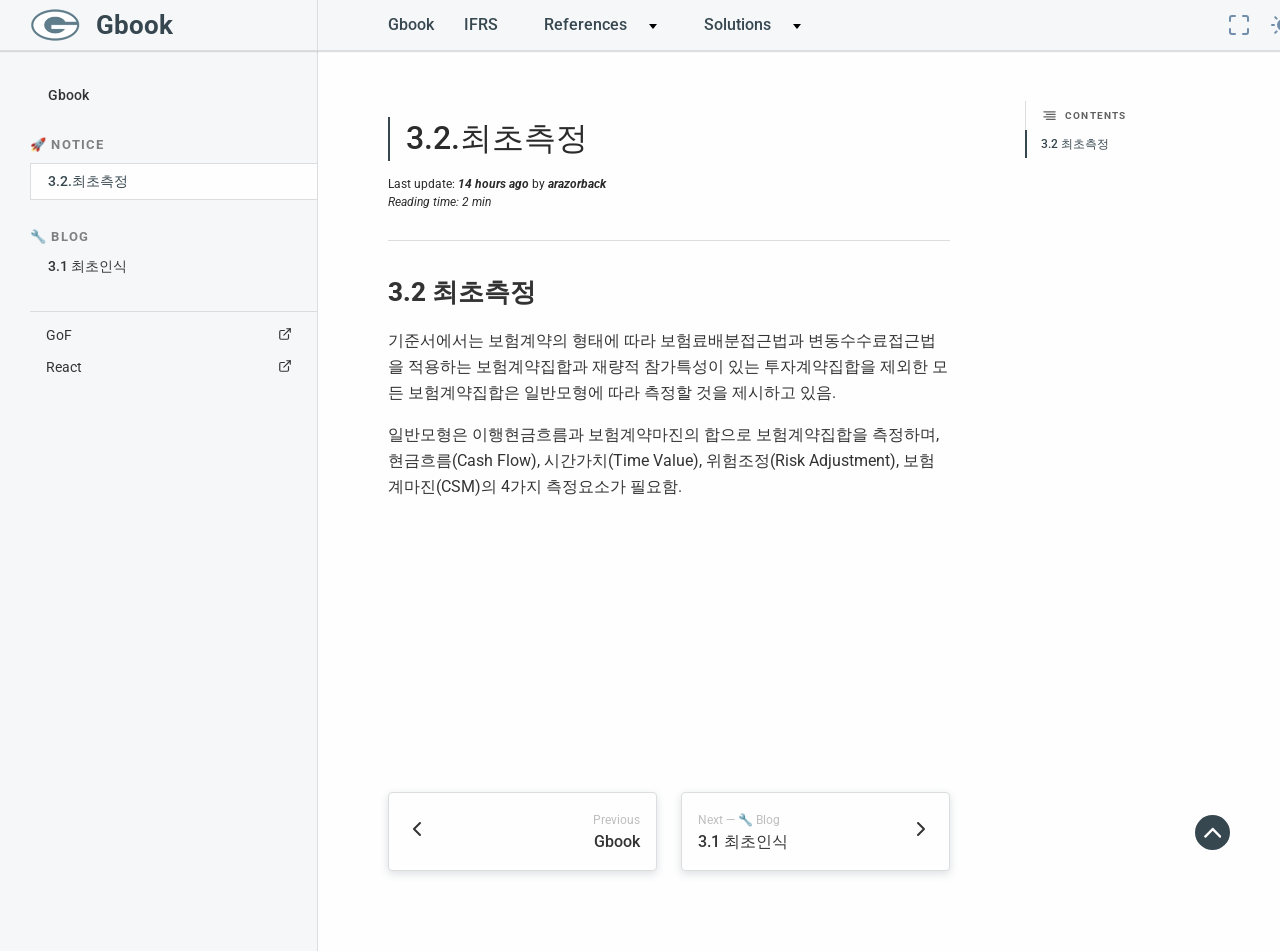
<file: Notice/3.2/index.html>
<!DOCTYPE html><html lang="en" prefix="og: http://ogp.me/ns#"><head><meta charSet="utf-8"/><meta http-equiv="x-ua-compatible" content="ie=edge"/><meta name="viewport" content="width=device-width, initial-scale=1, shrink-to-fit=no"/><meta property="twitter:card" content="summary_large_image"/><link rel="shortcut icon" type="image/svg" href="/assets/GofFavicon32.png"/><noscript></noscript><style data-href="/styles.1c3edc554c5f3e9ef832.css">@import url(https://fonts.googleapis.com/css?family=Roboto:300,400,500,700&display=swap);*{margin:0;padding:0;box-sizing:border-box;font-display:swap}body,html{font-family:-apple-system,BlinkMacSystemFont,Roboto,Roboto Light,Segoe UI,Oxygen,Ubuntu,Cantarell,Fira Sans,Droid Sans,Helvetica Neue,sans-serif,Apple Color Emoji,Segoe UI Emoji,Segoe UI Symbol;font-size:16px;scroll-behavior:smooth}body{font-family:Roboto}a,a:hover{text-decoration:none}pre{border:0!important;background-color:#f5f7f9}img{max-width:100%}.heading1{font-size:26px;font-weight:800}.heading1,.heading2{line-height:1.5;margin-bottom:16px;margin-top:32px}.heading2{font-size:24px;font-weight:700}.heading3{font-size:20px;font-weight:600}.heading3,.heading4{line-height:1.5;margin-bottom:16px;margin-top:32px}.heading4{font-size:18px;font-weight:500}.heading5{font-size:16px;font-weight:400}.heading5,.heading6{line-height:1.5;margin-bottom:16px;margin-top:32px}.heading6{font-size:14px;font-weight:300}.paragraph{margin:16px 0;line-height:1.625}.gatsby-resp-image-figcaption{text-align:center;font-style:italic;margin-top:5px;font-size:14px}.menus{display:flex;align-items:center;flex-wrap:wrap;list-style:none}.menu-items{position:relative;font-size:14px}.menu-items a{display:block;text-decoration:none}.menu-items a,.menu-items button{font-size:inherit;color:inherit;width:100%}.menu-items button{display:flex;align-items:center;border:none;background-color:transparent;cursor:pointer}button span{margin-left:3px}.menu-items>a,.menu-items button{text-align:left;padding:0 1rem}.menu-items a:hover,.menu-items button:hover{background-color:#f2f2f2}.arrow:after{content:"";display:inline-block;margin-left:.28em;vertical-align:.09em;border-top:.42em solid;border-right:.32em solid transparent;border-left:.32em solid transparent}.dropdown{position:absolute;top:36px;right:0;left:auto;box-shadow:0 10px 15px -3px rgba(46,41,51,.08),0 4px 6px -2px rgba(71,63,79,.16);font-size:.875rem;z-index:100;min-width:10rem;padding:.5rem 0;list-style:none;background-color:#fff;border-radius:.5rem;display:none}.dropdown ul{position:absolute;z-index:9999}.dropdown.show{display:block}.dropdown .dropdown-submenu{position:absolute;left:100%;top:-7px}</style><meta name="generator" content="Gatsby 2.24.43"/><link data-chunk="algolia" rel="preload" as="script" href="/algolia-2f81f9818ab22d3befb8.js"/><link rel="sitemap" type="application/xml" href="/sitemap.xml"/><link rel="preconnect" href="https://instagram.com"/><title data-react-helmet="true">3.2.최초측정</title><meta data-react-helmet="true" name="title" content="3.2.최초측정"/><meta data-react-helmet="true" name="description" content="Gbook - awesome GitBook-like documentation for Risk and Acturary"/><meta data-react-helmet="true" property="og:url"/><meta data-react-helmet="true" property="og:title" content="3.2.최초측정"/><meta data-react-helmet="true" property="og:description" content="Gbook - awesome GitBook-like documentation for Risk and Acturary"/><meta data-react-helmet="true" property="og:image"/><meta data-react-helmet="true" property="og:type" content="website"/><meta data-react-helmet="true" name="twitter:card" content="summary"/><meta data-react-helmet="true" name="twitter:title" content="3.2.최초측정"/><meta data-react-helmet="true" name="twitter:description" content="Gbook - awesome GitBook-like documentation for Risk and Acturary"/><link rel="canonical" href="http://localhost/Notice/3.2" data-baseprotocol="http:" data-basehost="localhost"/><link rel="manifest" href="/manifest.webmanifest" crossorigin="anonymous"/><meta name="theme-color" content="#6b37bf"/><link rel="apple-touch-icon" sizes="48x48" href="/icons/icon-48x48.png"/><link rel="apple-touch-icon" sizes="72x72" href="/icons/icon-72x72.png"/><link rel="apple-touch-icon" sizes="96x96" href="/icons/icon-96x96.png"/><link rel="apple-touch-icon" sizes="144x144" href="/icons/icon-144x144.png"/><link rel="apple-touch-icon" sizes="192x192" href="/icons/icon-192x192.png"/><link rel="apple-touch-icon" sizes="256x256" href="/icons/icon-256x256.png"/><link rel="apple-touch-icon" sizes="384x384" href="/icons/icon-384x384.png"/><link rel="apple-touch-icon" sizes="512x512" href="/icons/icon-512x512.png"/><link as="script" rel="preload" href="/webpack-runtime-18eab1a956c98e57c26e.js"/><link as="script" rel="preload" href="/framework-38197798e3e3e3374a2c.js"/><link as="script" rel="preload" href="/styles-d77d47be424fbcd60de6.js"/><link as="script" rel="preload" href="/29107295-d34478c1f8c440784be3.js"/><link as="script" rel="preload" href="/app-3a225973c1a22e97a80c.js"/><link as="fetch" rel="preload" href="/page-data/Notice/3.2/page-data.json" crossorigin="anonymous"/><link as="fetch" rel="preload" href="/page-data/sq/d/12478684.json" crossorigin="anonymous"/><link as="fetch" rel="preload" href="/page-data/sq/d/12478684.json" crossorigin="anonymous"/><link as="fetch" rel="preload" href="/page-data/sq/d/1900987198.json" crossorigin="anonymous"/><link as="fetch" rel="preload" href="/page-data/sq/d/1900987198.json" crossorigin="anonymous"/><link as="fetch" rel="preload" href="/page-data/sq/d/2882937274.json" crossorigin="anonymous"/><link as="fetch" rel="preload" href="/page-data/sq/d/2882937274.json" crossorigin="anonymous"/><link as="fetch" rel="preload" href="/page-data/sq/d/3812332637.json" crossorigin="anonymous"/><link as="fetch" rel="preload" href="/page-data/sq/d/3812332637.json" crossorigin="anonymous"/><link as="fetch" rel="preload" href="/page-data/app-data.json" crossorigin="anonymous"/></head><style data-emotion-css="1tvfhuc">.css-1tvfhuc::-webkit-scrollbar-track{-webkit-box-shadow:inset 0 0 6px rgba(0,0,0,0.3);border-radius:8px;background-color:#f5f5f5;}.css-1tvfhuc::-webkit-scrollbar{width:10px;background-color:#f5f5f5;}.css-1tvfhuc::-webkit-scrollbar-thumb{border-radius:8px;-webkit-box-shadow:inset 0 0 6px rgba(0,0,0,0.3);background-color:#555;}</style><body class="css-1tvfhuc"><div id="___gatsby"><div style="outline:none" tabindex="-1" id="gatsby-focus-wrapper"><div><style data-emotion-css="15acl7w">.css-15acl7w{z-index:20;position:relative;display:none;}</style><div class="css-15acl7w"><div class="react-reveal" style="opacity:0"><style data-emotion-css="18d7u76">.css-18d7u76{display:block;z-index:20;height:100vh;position:fixed;right:0;left:auto;top:0;width:480px;box-shadow:0 0 5px 0 rgba(0,0,0,0.3);background:#F5F7F9;}@media (max-width:768px){.css-18d7u76{width:100%;}}</style><div class="css-18d7u76 e17qqu7l1"><style data-emotion-css="1b3k03j">.css-1b3k03j{display:-webkit-box;display:-webkit-flex;display:-ms-flexbox;display:flex;-webkit-flex-direction:column;-ms-flex-direction:column;flex-direction:column;padding:0;height:100%;overflow:auto;-webkit-overflow-scrolling:touch;}</style><div class="css-1b3k03j e17qqu7l0"><style data-emotion-css="mvi3it">.css-mvi3it{display:none;}@media (max-width:768px){.css-mvi3it{display:-webkit-box;display:-webkit-flex;display:-ms-flexbox;display:flex;}}</style><style data-emotion-css="10p2dub">.css-10p2dub{padding:14px;margin-bottom:14px;width:100%;display:-webkit-box;display:-webkit-flex;display:-ms-flexbox;display:flex;-webkit-align-items:center;-webkit-box-align:center;-ms-flex-align:center;align-items:center;-webkit-box-pack:center;-webkit-justify-content:center;-ms-flex-pack:center;justify-content:center;cursor:pointer;box-shadow:0 3px 8px 0 #5C697533;border-bottom:1px solid #DBDDDF;display:none;}.css-10p2dub svg{width:1.2em;}.css-10p2dub:hover{color:#37474F;}.css-10p2dub:hover svg{stroke:#37474F;}@media (max-width:768px){.css-10p2dub{display:-webkit-box;display:-webkit-flex;display:-ms-flexbox;display:flex;}}</style><div class="css-10p2dub e17qqu7l2"><svg xmlns="http://www.w3.org/2000/svg" width="24" height="24" viewBox="0 0 24 24" fill="none" stroke="currentColor" stroke-width="2" stroke-linecap="round" stroke-linejoin="round"><line x1="18" y1="6" x2="6" y2="18"></line><line x1="6" y1="6" x2="18" y2="18"></line></svg><style data-emotion-css="o5uqvq">.css-o5uqvq{margin-left:5px;}</style><span class="css-o5uqvq">Close</span></div><style data-emotion-css="yzph1f">.css-yzph1f{position:-webkit-sticky;position:sticky;top:0;background:#F5F7F9;width:100%;padding:0 24px;}</style><div class="css-yzph1f e161x5gl4"><style data-emotion-css="xfbqmp">.css-xfbqmp{box-shadow:0 0 6px 0 #5C697533;}</style><style data-emotion-css="1ht4dcm">.css-1ht4dcm{display:-webkit-box;display:-webkit-flex;display:-ms-flexbox;display:flex;margin-top:12px;margin-bottom:12px;-webkit-flex-direction:row;-ms-flex-direction:row;flex-direction:row;-webkit-align-items:center;-webkit-box-align:center;-ms-flex-align:center;align-items:center;padding:4px 4px;border-radius:4px;background-color:rgba(223,225,235,.4);box-shadow:0 0 6px 0 #5C697533;}@media (max-width:768px){.css-1ht4dcm{width:100%;margin-top:8px;margin-bottom:8px;}}border:1px solid rgba(223,225,235,1) .css-1ht4dcm,.css-1ht4dcm *,.css-1ht4dcm input::-webkit-input-placeholder,.css-1ht4dcm svg{-webkit-transition:all .5s cubic-bezier(0.25,0.8,0.25,1) 0s;transition:all .5s cubic-bezier(0.25,0.8,0.25,1) 0s;}border:1px solid rgba(223,225,235,1) .css-1ht4dcm,.css-1ht4dcm *,.css-1ht4dcm input::-moz-placeholder,.css-1ht4dcm svg{-webkit-transition:all .5s cubic-bezier(0.25,0.8,0.25,1) 0s;transition:all .5s cubic-bezier(0.25,0.8,0.25,1) 0s;}border:1px solid rgba(223,225,235,1) .css-1ht4dcm,.css-1ht4dcm *,.css-1ht4dcm input:-ms-input-placeholder,.css-1ht4dcm svg{-webkit-transition:all .5s cubic-bezier(0.25,0.8,0.25,1) 0s;transition:all .5s cubic-bezier(0.25,0.8,0.25,1) 0s;}border:1px solid rgba(223,225,235,1) .css-1ht4dcm,.css-1ht4dcm *,.css-1ht4dcm input::placeholder,.css-1ht4dcm svg{-webkit-transition:all .5s cubic-bezier(0.25,0.8,0.25,1) 0s;transition:all .5s cubic-bezier(0.25,0.8,0.25,1) 0s;}.css-1ht4dcm:focus,.css-1ht4dcm:visited,.css-1ht4dcm:hover,.css-1ht4dcm:focus-within{outline:none;background-color:transparent;}.css-1ht4dcm:focus input,.css-1ht4dcm:visited input,.css-1ht4dcm:hover input,.css-1ht4dcm:focus-within input,.css-1ht4dcm:focus input::-webkit-input-placeholder,.css-1ht4dcm:visited input::-webkit-input-placeholder,.css-1ht4dcm:hover input::-webkit-input-placeholder,.css-1ht4dcm:focus-within input::-webkit-input-placeholder{color:#3B4656;}.css-1ht4dcm:focus input,.css-1ht4dcm:visited input,.css-1ht4dcm:hover input,.css-1ht4dcm:focus-within input,.css-1ht4dcm:focus input::-moz-placeholder,.css-1ht4dcm:visited input::-moz-placeholder,.css-1ht4dcm:hover input::-moz-placeholder,.css-1ht4dcm:focus-within input::-moz-placeholder{color:#3B4656;}.css-1ht4dcm:focus input,.css-1ht4dcm:visited input,.css-1ht4dcm:hover input,.css-1ht4dcm:focus-within input,.css-1ht4dcm:focus input:-ms-input-placeholder,.css-1ht4dcm:visited input:-ms-input-placeholder,.css-1ht4dcm:hover input:-ms-input-placeholder,.css-1ht4dcm:focus-within input:-ms-input-placeholder{color:#3B4656;}.css-1ht4dcm:focus input,.css-1ht4dcm:visited input,.css-1ht4dcm:hover input,.css-1ht4dcm:focus-within input,.css-1ht4dcm:focus input::placeholder,.css-1ht4dcm:visited input::placeholder,.css-1ht4dcm:hover input::placeholder,.css-1ht4dcm:focus-within input::placeholder{color:#3B4656;}.css-1ht4dcm:focus svg,.css-1ht4dcm:visited svg,.css-1ht4dcm:hover svg,.css-1ht4dcm:focus-within svg{stroke:#3B4656;}.css-1ht4dcm svg{stroke:#AEAEAE;}</style><form class="css-1ht4dcm e161x5gl3"><style data-emotion-css="1eoyse3">.css-1eoyse3{width:1.2em;pointer-events:none;margin:0 10px;}</style><svg xmlns="http://www.w3.org/2000/svg" width="24" height="24" viewBox="0 0 24 24" fill="none" stroke="currentColor" stroke-width="2" stroke-linecap="round" stroke-linejoin="round" class="css-1eoyse3 e161x5gl0"><circle cx="11" cy="11" r="8"></circle><line x1="21" y1="21" x2="16.65" y2="16.65"></line></svg><style data-emotion-css="191mltd">.css-191mltd{outline:none;border:none;font-size:1em;-webkit-transition:all .5s cubic-bezier(0.25,0.8,0.25,1) 0s;transition:all .5s cubic-bezier(0.25,0.8,0.25,1) 0s;border-radius:1px;padding-left:10px;background-color:transparent;width:calc(100% - 26px);border-width:0 !important;}.css-191mltd,.css-191mltd::-webkit-input-placeholder{color:#5C6975;}.css-191mltd,.css-191mltd::-moz-placeholder{color:#5C6975;}.css-191mltd,.css-191mltd:-ms-input-placeholder{color:#5C6975;}.css-191mltd,.css-191mltd::placeholder{color:#5C6975;}</style><input type="text" class="searchInput  css-191mltd e161x5gl2" placeholder="Search" aria-label="Search"/><style data-emotion-css="1w8hngt">.css-1w8hngt{cursor:pointer;margin:0 10px;}.css-1w8hngt svg{width:1.2em;}.css-1w8hngt:hover svg{stroke:#37474F;}</style><div class="css-1w8hngt e161x5gl1" role="button" aria-label="clean search"><svg xmlns="http://www.w3.org/2000/svg" width="24" height="24" viewBox="0 0 24 24" fill="none" stroke="currentColor" stroke-width="2" stroke-linecap="round" stroke-linejoin="round"><polyline points="3 6 5 6 21 6"></polyline><path d="M19 6v14a2 2 0 0 1-2 2H7a2 2 0 0 1-2-2V6m3 0V4a2 2 0 0 1 2-2h4a2 2 0 0 1 2 2v2"></path></svg></div></form></div><div style="flex:1"><style data-emotion-css="1t5fm07">.css-1t5fm07{left:0;display:-webkit-box;display:-webkit-flex;display:-ms-flexbox;display:flex;-webkit-flex-direction:column;-ms-flex-direction:column;flex-direction:column;overflow:auto;z-index:2;-webkit-overflow-scrolling:touch;width:100%;margin-top:10px;}.css-1t5fm07 > * + *{border-top:2px solid #DBDDDF;}.css-1t5fm07 li{padding-top:20px;padding-bottom:20px;padding-left:24px;padding-right:24px;}.css-1t5fm07 li:hover{background-color:#DBDDDF;color:#333334;}.css-1t5fm07 li + li{border-top:1px solid #DBDDDF;}.css-1t5fm07 *{margin-top:0;color:#333334;}.css-1t5fm07 ul{list-style:none;}.css-1t5fm07 mark{color:#333334;background:#37474F;}</style><div class="css-1t5fm07 e7wil3g0"></div></div></div></div></div></div><style data-emotion-css="18t8hgp">@media (max-width:768px){.css-18t8hgp{display:none;}}</style><style data-emotion-css="xfu2ba">.css-xfu2ba{display:none;position:fixed;-webkit-box-pack:end;-webkit-justify-content:flex-end;-ms-flex-pack:end;justify-content:flex-end;-webkit-align-items:center;-webkit-box-align:center;-ms-flex-align:center;align-items:center;height:32px;padding:6px;width:100%;z-index:10;top:0;background-color:#F5F7F9;}@media (max-width:768px){.css-xfu2ba{display:none;}}</style><div class="css-xfu2ba erj66ss1"><style data-emotion-css="d1sxf0">.css-d1sxf0{display:-webkit-box;display:-webkit-flex;display:-ms-flexbox;display:flex;-webkit-transition:all .5s cubic-bezier(0.25,0.8,0.25,1) 0s;transition:all .5s cubic-bezier(0.25,0.8,0.25,1) 0s;cursor:pointer;-webkit-align-items:center;-webkit-box-align:center;-ms-flex-align:center;align-items:center;font-size:10pt;margin-right:10px;}.css-d1sxf0:hover{color:#37474F;}</style><div class="css-d1sxf0 erj66ss2"><style data-emotion-css="1v994a0">.css-1v994a0{margin-right:6px;}</style><span class="css-1v994a0">Close full mode</span><style data-emotion-css="1ry1nyv">.css-1ry1nyv{display:-webkit-box;display:-webkit-flex;display:-ms-flexbox;display:flex;-webkit-box-pack:end;-webkit-justify-content:flex-end;-ms-flex-pack:end;justify-content:flex-end;padding:4px;outline:none;background-color:#F5F7F9;border-radius:50%;cursor:pointer;}.css-1ry1nyv:hover svg{stroke:#37474F;}.css-1ry1nyv svg{-webkit-transition:all .5s cubic-bezier(0.25,0.8,0.25,1) 0s;transition:all .5s cubic-bezier(0.25,0.8,0.25,1) 0s;fill:transparent;stroke:#708DA9;}</style><div title="Close fullscreen mode" fill="transparent" stroke="#708DA9" role="button" tabindex="0" class="css-1ry1nyv eh1mold0"><svg xmlns="http://www.w3.org/2000/svg" width="24" height="24" viewBox="0 0 24 24" fill="none" stroke="" stroke-width="2" stroke-linecap="round" stroke-linejoin="round"><path d="M8 3v3a2 2 0 0 1-2 2H3m18 0h-3a2 2 0 0 1-2-2V3m0 18v-3a2 2 0 0 1 2-2h3M3 16h3a2 2 0 0 1 2 2v3"></path></svg></div></div><style data-emotion-css="nbja86">.css-nbja86{display:-webkit-box;display:-webkit-flex;display:-ms-flexbox;display:flex;-webkit-box-pack:end;-webkit-justify-content:flex-end;-ms-flex-pack:end;justify-content:flex-end;padding:4px;outline:none;background-color:#F5F7F9;border-radius:50%;cursor:pointer;}.css-nbja86:hover svg{fill:#37474F;stroke:#37474F;}.css-nbja86 svg{-webkit-transition:all .5s cubic-bezier(0.25,0.8,0.25,1) 0s;transition:all .5s cubic-bezier(0.25,0.8,0.25,1) 0s;fill:#708DA9;stroke:#708DA9;}</style><div title="Switch theme" stroke="#708DA9" fill="#708DA9" role="button" tabindex="0" class="css-nbja86 eh1mold0"><svg xmlns="http://www.w3.org/2000/svg" width="24" height="24" viewBox="0 0 24 24" fill="none" stroke="" stroke-width="2" stroke-linecap="round" stroke-linejoin="round"><circle cx="12" cy="12" r="5"></circle><line x1="12" y1="1" x2="12" y2="3"></line><line x1="12" y1="21" x2="12" y2="23"></line><line x1="4.22" y1="4.22" x2="5.64" y2="5.64"></line><line x1="18.36" y1="18.36" x2="19.78" y2="19.78"></line><line x1="1" y1="12" x2="3" y2="12"></line><line x1="21" y1="12" x2="23" y2="12"></line><line x1="4.22" y1="19.78" x2="5.64" y2="18.36"></line><line x1="18.36" y1="5.64" x2="19.78" y2="4.22"></line></svg></div></div><style data-emotion-css="11w8u1g">.css-11w8u1g{background-color:#F5F7F9;border-radius:0;margin-bottom:0;border:0;display:-webkit-box;display:-webkit-flex;display:-ms-flexbox;display:flex;-webkit-align-items:center;-webkit-box-align:center;-ms-flex-align:center;align-items:center;box-shadow:0 1px 1px 0 #5C697533;border-bottom:1px solid #DBDDDF;padding:0px 0;position:relative;overflow:visible;z-index:1;}@media (max-width:1170px){.css-11w8u1g{padding:10px;}}@media (max-width:768px){.css-11w8u1g{-webkit-flex-wrap:wrap;-ms-flex-wrap:wrap;flex-wrap:wrap;}}</style><header class="css-11w8u1g eftw5cb1"><style data-emotion-css="3wijd6">.css-3wijd6{min-width:318px;display:-webkit-box;display:-webkit-flex;display:-ms-flexbox;display:flex;-webkit-align-items:center;-webkit-box-align:center;-ms-flex-align:center;align-items:center;border-right:1px solid #DBDDDF;}@media (max-width:768px){.css-3wijd6{border-right:none;min-width:auto;padding-right:0;}}</style><div class="css-3wijd6 e18que2k1"><style data-emotion-css="ubs14f">.css-ubs14f{margin-left:30px;}@media (max-width:768px){.css-ubs14f{margin-left:10px;}}</style><div class="css-ubs14f e18que2k0"><style data-emotion-css="neyr70">.css-neyr70{padding:0 0;display:-webkit-box;display:-webkit-flex;display:-ms-flexbox;display:flex;-webkit-align-items:center;-webkit-box-align:center;-ms-flex-align:center;align-items:center;}@media (max-width:768px){.css-neyr70{min-height:40px;}}.css-neyr70 img{width:50px;margin-right:16px;display:inline-block;}@media (max-width:1170px){.css-neyr70 img{width:50px;}}@media (max-width:768px){.css-neyr70 img{margin-right:8px;width:45px;}}.css-neyr70 span{height:auto;font-size:26px;line-height:1.5;color:#37474F;}@media (max-width:1170px){.css-neyr70 span{font-size:21px;}}@media (max-width:768px){.css-neyr70 span{font-size:19px;-webkit-flex:initial;-ms-flex:initial;flex:initial;padding:0 15px 0 0;}}.css-neyr70 span:hover{-webkit-text-decoration:none;text-decoration:none;opacity:0.8;}</style><a class="css-neyr70" href="/"><style data-emotion-css="1baulvz">.css-1baulvz{display:inline-block;}</style><img src="/assets/GoFwobg96.png" alt="logo" loading="lazy" class="css-1baulvz"/><span class="css-1baulvz"><strong>Gbook</strong></span></a></div></div><style data-emotion-css="18t8hgp">@media (max-width:768px){.css-18t8hgp{display:none;}}</style><style data-emotion-css="jiozi5">.css-jiozi5{-webkit-transition:top 0.5s,bottom 0.5s;-webkit-transition:top 0.5s,bottom 0.5s;transition:top 0.5s,bottom 0.5s;margin-left:55px;margin-right:30px;-webkit-flex:1 1 auto;-ms-flex:1 1 auto;flex:1 1 auto;padding:2px 0;}@media (max-width:1170px){.css-jiozi5{margin-left:15px;}}@media (max-width:768px){.css-jiozi5.responsive .visibleMobile{display:block;}.css-jiozi5.responsive ul{display:block;text-align:left;}}@media (max-width:768px){.css-jiozi5{display:none;}}</style><div class="css-jiozi5 eftw5cb2"><style data-emotion-css="15d8x3i">.css-15d8x3i{display:-webkit-box;display:-webkit-flex;display:-ms-flexbox;display:flex;-webkit-align-items:center;-webkit-box-align:center;-ms-flex-align:center;align-items:center;-webkit-overflow-scrolling:touch;float:left;}@media (max-width:768px){.css-15d8x3i{width:100%;-webkit-box-pack:space-evenly;-webkit-justify-content:space-evenly;-ms-flex-pack:space-evenly;justify-content:space-evenly;-webkit-flex-wrap:wrap;-ms-flex-wrap:wrap;flex-wrap:wrap;margin-top:10px;}.css-15d8x3i li{height:37px;}.css-15d8x3i li a{font-size:14px;padding:10px 15px;}}.css-15d8x3i li{list-style-type:none;display:-webkit-box;display:-webkit-flex;display:-ms-flexbox;display:flex;}.css-15d8x3i li > a:before{content:'';position:absolute;width:100%;height:3px;bottom:0;left:0;background:#C8B8B0;visibility:hidden;border-radius:4px;-webkit-transform:scaleX(0);-ms-transform:scaleX(0);transform:scaleX(0);-webkit-transition:0.25s linear;transition:0.25s linear;}.css-15d8x3i li > a:focus:before,.css-15d8x3i li > a:hover:before{visibility:visible;-webkit-transform:scaleX(1);-ms-transform:scaleX(1);transform:scaleX(1);}.css-15d8x3i li a{font-family:'Roboto';position:relative;color:#37474F;font-size:16px;font-weight:500;line-height:1em;opacity:1;padding:10px 15px;}.css-15d8x3i li a:hover{color:#C8B8B0;}</style><style data-emotion-css="k008qs">.css-k008qs{display:-webkit-box;display:-webkit-flex;display:-ms-flexbox;display:flex;}</style><nav class="css-k008qs"><ul class="css-15d8x3i e1rap8x60"><li class="menu-items"><a href="https://www.gactuary.com" target="_blank" rel="noopener noreferrer">Gbook</a></li><li class="menu-items"><a href="https://www.gactuary.com/ifrs" target="_blank" rel="noopener noreferrer">IFRS</a></li><li class="menu-items"><button type="button" aria-haspopup="menu" aria-expanded="false"><a href="/">References</a><span class="arrow"></span></button><ul class="dropdown  "><li class="menu-items"><a href="https://www.gactuary.com/kics" target="_blank" rel="noopener noreferrer">Kics</a></li><li class="menu-items"><a href="https://www.gactuary.com/ifrs" target="_blank" rel="noopener noreferrer">IFRS17</a></li><li class="menu-items"><a href="https://www.gactuary.com/gesg" target="_blank" rel="noopener noreferrer">GESG</a></li></ul></li><li class="menu-items"><button type="button" aria-haspopup="menu" aria-expanded="false"><a href="/">Solutions</a><span class="arrow"></span></button><ul class="dropdown  "><li class="menu-items"><a href="https://www.gactuary.com/ifrs" target="_blank" rel="noopener noreferrer">GMV</a></li><li class="menu-items"><a href="https://www.gactuary.com/gesg" target="_blank" rel="noopener noreferrer">GESG</a></li></ul></li></ul></nav></div><style data-emotion-css="1pokdi8">.css-1pokdi8{display:-webkit-box;display:-webkit-flex;display:-ms-flexbox;display:flex;-webkit-flex:auto;-ms-flex:auto;flex:auto;-webkit-box-pack:end;-webkit-justify-content:flex-end;-ms-flex-pack:end;justify-content:flex-end;-webkit-align-items:center;-webkit-box-align:center;-ms-flex-align:center;align-items:center;min-width:458px;margin-right:25px;}@media (max-width:1170px){.css-1pokdi8{margin-right:10px !important;min-width:auto;}}.css-1pokdi8 a,.css-1pokdi8 > div{margin:0 6px;}</style><div class="css-1pokdi8 eftw5cb3"><style data-emotion-css="1hwrpeh">.css-1hwrpeh{display:-webkit-box;display:-webkit-flex;display:-ms-flexbox;display:flex;-webkit-flex-wrap:wrap;-ms-flex-wrap:wrap;flex-wrap:wrap;-webkit-flex-direction:row;-ms-flex-direction:row;flex-direction:row;-webkit-align-items:center;-webkit-box-align:center;-ms-flex-align:center;align-items:center;margin:0 6px;}@media (max-width:1170px){.css-1hwrpeh{-webkit-box-pack:space-evenly;-webkit-justify-content:space-evenly;-ms-flex-pack:space-evenly;justify-content:space-evenly;margin-top:10px;}}@media (max-width:768px){.css-1hwrpeh{display:none;}}</style><div class="css-1hwrpeh eftw5cb6"></div><style data-emotion-css="up4xdb">.css-up4xdb{display:-webkit-box;display:-webkit-flex;display:-ms-flexbox;display:flex;-webkit-box-pack:end;-webkit-justify-content:flex-end;-ms-flex-pack:end;justify-content:flex-end;padding:4px;outline:none;background-color:#F5F7F9;border-radius:50%;cursor:pointer;}.css-up4xdb:hover svg{stroke:#37474F;}.css-up4xdb svg{-webkit-transition:all .5s cubic-bezier(0.25,0.8,0.25,1) 0s;transition:all .5s cubic-bezier(0.25,0.8,0.25,1) 0s;fill:transparent;stroke:#708DA9;}@media (max-width:768px){.css-up4xdb{display:none;}}</style><div title="Enter fullscreen mode" fill="transparent" stroke="#708DA9" class="erj66ss0 css-up4xdb eh1mold0" role="button" tabindex="0"><svg xmlns="http://www.w3.org/2000/svg" width="24" height="24" viewBox="0 0 24 24" fill="none" stroke="" stroke-width="2" stroke-linecap="round" stroke-linejoin="round"><path d="M8 3H5a2 2 0 0 0-2 2v3m18 0V5a2 2 0 0 0-2-2h-3m0 18h3a2 2 0 0 0 2-2v-3M3 16v3a2 2 0 0 0 2 2h3"></path></svg></div><style data-emotion-css="nbja86">.css-nbja86{display:-webkit-box;display:-webkit-flex;display:-ms-flexbox;display:flex;-webkit-box-pack:end;-webkit-justify-content:flex-end;-ms-flex-pack:end;justify-content:flex-end;padding:4px;outline:none;background-color:#F5F7F9;border-radius:50%;cursor:pointer;}.css-nbja86:hover svg{fill:#37474F;stroke:#37474F;}.css-nbja86 svg{-webkit-transition:all .5s cubic-bezier(0.25,0.8,0.25,1) 0s;transition:all .5s cubic-bezier(0.25,0.8,0.25,1) 0s;fill:#708DA9;stroke:#708DA9;}</style><div title="Switch theme" stroke="#708DA9" fill="#708DA9" role="button" tabindex="0" class="css-nbja86 eh1mold0"><svg xmlns="http://www.w3.org/2000/svg" width="24" height="24" viewBox="0 0 24 24" fill="none" stroke="" stroke-width="2" stroke-linecap="round" stroke-linejoin="round"><circle cx="12" cy="12" r="5"></circle><line x1="12" y1="1" x2="12" y2="3"></line><line x1="12" y1="21" x2="12" y2="23"></line><line x1="4.22" y1="4.22" x2="5.64" y2="5.64"></line><line x1="18.36" y1="18.36" x2="19.78" y2="19.78"></line><line x1="1" y1="12" x2="3" y2="12"></line><line x1="21" y1="12" x2="23" y2="12"></line><line x1="4.22" y1="19.78" x2="5.64" y2="18.36"></line><line x1="18.36" y1="5.64" x2="19.78" y2="4.22"></line></svg></div><style data-emotion-css="mvi3it">.css-mvi3it{display:none;}@media (max-width:768px){.css-mvi3it{display:-webkit-box;display:-webkit-flex;display:-ms-flexbox;display:flex;}}</style><div class="css-mvi3it eftw5cb5"><style data-emotion-css="1ry1nyv">.css-1ry1nyv{display:-webkit-box;display:-webkit-flex;display:-ms-flexbox;display:flex;-webkit-box-pack:end;-webkit-justify-content:flex-end;-ms-flex-pack:end;justify-content:flex-end;padding:4px;outline:none;background-color:#F5F7F9;border-radius:50%;cursor:pointer;}.css-1ry1nyv:hover svg{stroke:#37474F;}.css-1ry1nyv svg{-webkit-transition:all .5s cubic-bezier(0.25,0.8,0.25,1) 0s;transition:all .5s cubic-bezier(0.25,0.8,0.25,1) 0s;fill:transparent;stroke:#708DA9;}</style><div title="Open menu" fill="transparent" stroke="#708DA9" role="button" tabindex="0" class="css-1ry1nyv eh1mold0"><svg xmlns="http://www.w3.org/2000/svg" width="24" height="24" viewBox="0 0 24 24" fill="none" stroke="" stroke-width="2" stroke-linecap="round" stroke-linejoin="round"><line x1="3" y1="12" x2="21" y2="12"></line><line x1="3" y1="6" x2="21" y2="6"></line><line x1="3" y1="18" x2="21" y2="18"></line></svg></div></div></div></header><style data-emotion-css="1vmm8k3">.css-1vmm8k3{background-color:#37474F;width:35px;height:35px;position:fixed;border-radius:50px;bottom:50px;right:50px;cursor:pointer;z-index:10;-webkit-transition:all .5s cubic-bezier(0.25,0.8,0.25,1) 0s;transition:all .5s cubic-bezier(0.25,0.8,0.25,1) 0s;}@media (max-width:1170px){.css-1vmm8k3{background-color:#37474Fbc;}}@media (max-width:768px){.css-1vmm8k3{bottom:25px;right:25px;width:30px;height:30px;background-color:#37474F9b;}}.css-1vmm8k3 svg{width:50%;position:absolute;margin:auto;top:0;left:0;right:0;bottom:0;}.css-1vmm8k3 svg path{fill:rgb(255,255,255);}.css-1vmm8k3:hover{background:#2F3C43;}</style><div class="css-1vmm8k3 eknk0b80" role="button" tabindex="0"><svg version="1.1" id="Capa_1" x="0px" y="0px" viewBox="0 0 284.929 284.929" xml:space="preserve"><g><path d="M282.082,195.285L149.028,62.24c-1.901-1.903-4.088-2.856-6.562-2.856s-4.665,0.953-6.567,2.856L2.856,195.285
		C0.95,197.191,0,199.378,0,201.853c0,2.474,0.953,4.664,2.856,6.566l14.272,14.271c1.903,1.903,4.093,2.854,6.567,2.854
		c2.474,0,4.664-0.951,6.567-2.854l112.204-112.202l112.208,112.209c1.902,1.903,4.093,2.848,6.563,2.848
		c2.478,0,4.668-0.951,6.57-2.848l14.274-14.277c1.902-1.902,2.847-4.093,2.847-6.566
		C284.929,199.378,283.984,197.188,282.082,195.285z"></path></g></svg></div><style data-emotion-css="288hxk">.css-288hxk{display:-webkit-box;display:-webkit-flex;display:-ms-flexbox;display:flex;overflow-wrap:anywhere;-webkit-box-pack:justify;-webkit-justify-content:space-between;-ms-flex-pack:justify;justify-content:space-between;position:relative;}@media (max-width:768px){.css-288hxk{min-height:95vh;}}</style><div class="css-288hxk ehn4mz50"><style data-emotion-css="18t8hgp">@media (max-width:768px){.css-18t8hgp{display:none;}}</style><style data-emotion-css="19odbfc">.css-19odbfc{display:block;height:100vh;top:0;-webkit-flex:0 0 318px;-ms-flex:0 0 318px;flex:0 0 318px;background:#F5F7F9;background:linear-gradient( #F5F7F9,#F5F7F9 );background:linear-gradient( #F5F7F9,#F5F7F9 );background:-webkit-gradient( linear,0% 0%,0% 100%,from(#F5F7F9),to(#F5F7F9) );background:-webkit-linear-gradient( top,#F5F7F9,#F5F7F9 );background:-moz-linear-gradient( top,#F5F7F9,#F5F7F9 );background:-ms-linear-gradient( top,#F5F7F9,#F5F7F9 );background:-o-linear-gradient( top,#F5F7F9,#F5F7F9 );border-right:1px solid #DBDDDF;position:-webkit-sticky;position:sticky;}@media (max-width:768px){.css-19odbfc{width:100%;height:auto;border-right:none;position:relative;background:#F5F7F9;}}@media (max-width:768px){.css-19odbfc{display:none;}}</style><aside class="css-19odbfc e14x4yjs3"><style data-emotion-css="d0dqp5">.css-d0dqp5{margin-left:30px;height:100%;display:-webkit-box;display:-webkit-flex;display:-ms-flexbox;display:flex;overflow-y:hidden;-webkit-align-items:stretch;-webkit-box-align:stretch;-ms-flex-align:stretch;align-items:stretch;-webkit-flex-direction:column;-ms-flex-direction:column;flex-direction:column;}@media (max-width:768px){.css-d0dqp5{margin-left:10px;}}</style><div class="css-d0dqp5 e14x4yjs0"><style data-emotion-css="1tvfhuc">.css-1tvfhuc::-webkit-scrollbar-track{-webkit-box-shadow:inset 0 0 6px rgba(0,0,0,0.3);border-radius:8px;background-color:#f5f5f5;}.css-1tvfhuc::-webkit-scrollbar{width:10px;background-color:#f5f5f5;}.css-1tvfhuc::-webkit-scrollbar-thumb{border-radius:8px;-webkit-box-shadow:inset 0 0 6px rgba(0,0,0,0.3);background-color:#555;}</style><style data-emotion-css="1t40ifa">.css-1t40ifa{overflow-y:auto;width:100%;margin:0;display:block;padding:0;padding-top:32px;overflow:hidden;-webkit-overflow-scrolling:hidden;}.css-1t40ifa:hover,.css-1t40ifa:focus{overflow-y:overlay;-webkit-overflow-scrolling:touch;}.css-1t40ifa::-webkit-scrollbar-track{-webkit-box-shadow:inset 0 0 6px rgba(0,0,0,0.3);border-radius:8px;background-color:#f5f5f5;}.css-1t40ifa::-webkit-scrollbar{width:10px;background-color:#f5f5f5;}.css-1t40ifa::-webkit-scrollbar-thumb{border-radius:8px;-webkit-box-shadow:inset 0 0 6px rgba(0,0,0,0.3);background-color:#555;}</style><div class="css-1t40ifa e14x4yjs1"><style data-emotion-css="sr8nlk">.css-sr8nlk{display:block;padding:0;position:relative;margin-bottom:24px;}.css-sr8nlk span{padding:5px 0px;font-size:13px;font-family:Content-font,Roboto,sans-serif;font-weight:700;line-height:1.2;-webkit-letter-spacing:1.2px;-moz-letter-spacing:1.2px;-ms-letter-spacing:1.2px;letter-spacing:1.2px;text-transform:uppercase;position:relative;color:#808082;}.css-sr8nlk > span{margin-bottom:5px;display:-webkit-box;display:-webkit-flex;display:-ms-flexbox;display:flex;-webkit-align-items:center;-webkit-box-align:center;-ms-flex-align:center;align-items:center;}.css-sr8nlk > span img{width:18px;margin-right:7px;}</style><div class="css-sr8nlk e1sy2yk0"><ul><style data-emotion-css="12awp96">.css-12awp96{list-style:none;padding:0;display:-webkit-box;display:-webkit-flex;display:-ms-flexbox;display:flex;-webkit-flex-wrap:wrap;-ms-flex-wrap:wrap;flex-wrap:wrap;-webkit-align-items:stretch;-webkit-box-align:stretch;-ms-flex-align:stretch;align-items:stretch;-webkit-align-content:stretch;-ms-flex-line-pack:stretch;align-content:stretch;-webkit-box-pack:justify;-webkit-justify-content:space-between;-ms-flex-pack:justify;justify-content:space-between;}.css-12awp96 > a,.css-12awp96 > button{-webkit-transition:all .5s cubic-bezier(0.25,0.8,0.25,1) 0s;transition:all .5s cubic-bezier(0.25,0.8,0.25,1) 0s;}.css-12awp96:hover > a,.css-12awp96:hover > button{background-color:#DBDDDF;}</style><li class="css-12awp96 e1rr7xp91"><style data-emotion-css="16s2j4t">.css-16s2j4t{color:#333334;-webkit-flex:1;-ms-flex:1;flex:1;font-size:14px;font-weight:500;line-height:1.5;padding:2px 10px 2px 18px;border-radius:1px;}</style><a class="css-16s2j4t e1rr7xp90" href="/">Gbook</a></li></ul></div><div class="css-sr8nlk e1sy2yk0"><span> <!-- -->🚀 Notice</span><ul><style data-emotion-css="wip0t0">.css-wip0t0{border:1px solid #DBDDDF;border-right:none;}.css-wip0t0 > a,.css-wip0t0 button{padding:7px 23px 7px 17px;background-color:#FEFEFE;color:#37474F !important;}</style><style data-emotion-css="1vwj8ge">.css-1vwj8ge{list-style:none;padding:0;display:-webkit-box;display:-webkit-flex;display:-ms-flexbox;display:flex;-webkit-flex-wrap:wrap;-ms-flex-wrap:wrap;flex-wrap:wrap;-webkit-align-items:stretch;-webkit-box-align:stretch;-ms-flex-align:stretch;align-items:stretch;-webkit-align-content:stretch;-ms-flex-line-pack:stretch;align-content:stretch;-webkit-box-pack:justify;-webkit-justify-content:space-between;-ms-flex-pack:justify;justify-content:space-between;border:1px solid #DBDDDF;border-right:none;}.css-1vwj8ge > a,.css-1vwj8ge > button{-webkit-transition:all .5s cubic-bezier(0.25,0.8,0.25,1) 0s;transition:all .5s cubic-bezier(0.25,0.8,0.25,1) 0s;}.css-1vwj8ge:hover > a,.css-1vwj8ge:hover > button{background-color:#DBDDDF;}.css-1vwj8ge > a,.css-1vwj8ge button{padding:7px 23px 7px 17px;background-color:#FEFEFE;color:#37474F !important;}</style><li class="css-1vwj8ge e1rr7xp91"><a aria-current="page" class="css-16s2j4t e1rr7xp90" href="/Notice/3.2">3.2.최초측정</a></li><style data-emotion-css="1bvi2by">.css-1bvi2by{-webkit-flex:100%;-ms-flex:100%;flex:100%;}.css-1bvi2by li{margin-left:16px;border-left:1px solid #808082;}.css-1bvi2by li a{color:#808082;}</style><ul class="css-1bvi2by e1rr7xp92"></ul></ul></div><div class="css-sr8nlk e1sy2yk0"><span> <!-- -->🔧 Blog</span><ul><li class="css-12awp96 e1rr7xp91"><a class="css-16s2j4t e1rr7xp90" href="/Blog/3.1">3.1 최초인식</a></li></ul></div><style data-emotion-css="5cyu21">.css-5cyu21{padding:0.5rem 0;}.css-5cyu21 hr{margin:0;padding:0;border:0;border-bottom:1px solid #DBDDDF;}</style><div class="css-5cyu21 e14x4yjs4"><hr/></div><ul><style data-emotion-css="1o4uz56">.css-1o4uz56{list-style:none;}.css-1o4uz56 a{font-size:14px;color:#333334;-webkit-text-decoration:none;text-decoration:none;font-weight:400;padding:0.45rem 0 0.45rem 16px;}.css-1o4uz56 a button svg *{color:#333334;}.css-1o4uz56 a:hover{color:#37474F;}.css-1o4uz56 a:hover button svg *{color:#37474F;}.css-1o4uz56 a button{padding:0 25px 0 10px;cursor:pointer;}</style><li class="css-1o4uz56 e1qi4ulo0"><style data-emotion-css="1p31hvk">.css-1p31hvk{display:-webkit-box;display:-webkit-flex;display:-ms-flexbox;display:flex;-webkit-align-content:stretch;-ms-flex-line-pack:stretch;align-content:stretch;-webkit-box-pack:justify;-webkit-justify-content:space-between;-ms-flex-pack:justify;justify-content:space-between;}</style><a href="https://github.com/filipowm/boogi" target="_blank" rel="noreferrer" class="css-1p31hvk">GoF<style data-emotion-css="pdlwc7">.css-pdlwc7{background:transparent;border:none;outline:none;}</style><button class="css-pdlwc7"><svg xmlns="http://www.w3.org/2000/svg" width="14" height="14" viewBox="0 0 24 24" fill="none" stroke="currentColor" stroke-width="2" stroke-linecap="round" stroke-linejoin="round"><path d="M18 13v6a2 2 0 0 1-2 2H5a2 2 0 0 1-2-2V8a2 2 0 0 1 2-2h6"></path><polyline points="15 3 21 3 21 9"></polyline><line x1="10" y1="14" x2="21" y2="3"></line></svg></button></a></li><li class="css-1o4uz56 e1qi4ulo0"><a href="https://reactjs.org" target="_blank" rel="noreferrer" class="css-1p31hvk">React<button class="css-pdlwc7"><svg xmlns="http://www.w3.org/2000/svg" width="14" height="14" viewBox="0 0 24 24" fill="none" stroke="currentColor" stroke-width="2" stroke-linecap="round" stroke-linejoin="round"><path d="M18 13v6a2 2 0 0 1-2 2H5a2 2 0 0 1-2-2V8a2 2 0 0 1 2-2h6"></path><polyline points="15 3 21 3 21 9"></polyline><line x1="10" y1="14" x2="21" y2="3"></line></svg></button></a></li></ul></div></div></aside><style data-emotion-css="1e0m3yd">.css-1e0m3yd{display:-webkit-box;display:-webkit-flex;display:-ms-flexbox;display:flex;-webkit-box-flex:1;-webkit-flex-grow:1;-ms-flex-positive:1;flex-grow:1;-webkit-flex-direction:column;-ms-flex-direction:column;flex-direction:column;padding:50px 70px;background-color:#fefefe;}@media (max-width:1170px){.css-1e0m3yd{padding:30px;}}@media (max-width:768px){.css-1e0m3yd{padding:15px;}}</style><main class="css-1e0m3yd ehn4mz51"><style data-emotion-css="1rbettv">.css-1rbettv{display:-webkit-box;display:-webkit-flex;display:-ms-flexbox;display:flex;-webkit-flex-flow:wrap;-ms-flex-flow:wrap;flex-flow:wrap;-webkit-align-items:center;-webkit-box-align:center;-ms-flex-align:center;align-items:center;padding-bottom:30px;border-bottom:1px solid #DBDDDF;color:#2B2B2C;}@media (max-width:768px){.css-1rbettv{padding:15px;margin-bottom:0;}}</style><div class="css-1rbettv e15dmu4l1"><style data-emotion-css="bi5hw">.css-bi5hw{-webkit-flex-basis:100%;-ms-flex-preferred-size:100%;flex-basis:100%;display:-webkit-box;display:-webkit-flex;display:-ms-flexbox;display:flex;-webkit-align-items:center;-webkit-box-align:center;-ms-flex-align:center;align-items:center;margin-bottom:16px;margin-top:16px;}</style><div class="css-bi5hw e15dmu4l2"><style data-emotion-css="1an21gl">.css-1an21gl{font-size:24pt line-height:1.5;font-weight:500;border-left:2px solid #37474F;padding:0 16px;-webkit-flex:1;-ms-flex:1;flex:1;margin-top:0;}@media (max-width:1170px){.css-1an21gl{font-size:22pt;}}@media (max-width:768px){.css-1an21gl{font-size:20pt;}}</style><h1 class="css-1an21gl e15dmu4l0">3.2.최초측정</h1></div><style data-emotion-css="13o7eu2">.css-13o7eu2{display:block;}</style><div class="css-13o7eu2"><style data-emotion-css="luc3hj">.css-luc3hj{font-size:12px;display:block;}</style><span class="css-luc3hj e15dmu4l5">Last update:<!-- --> <i><b>14 hours ago</b></i> <!-- -->by<i><b> <!-- -->arazorback</b></i></span><style data-emotion-css="x90lqp">.css-x90lqp{font-style:italic;font-size:12px;}</style><span class="css-x90lqp e15dmu4l4">Reading time: <!-- -->2<!-- --> min</span></div></div><style data-emotion-css="xbi5wd">.css-xbi5wd{color:#333334;-webkit-flex:1;-ms-flex:1;flex:1;}.css-xbi5wd code{background:#F5F7F9;border:1px solid #DBDDDF;border-radius:4px;padding:2px 6px;font-size:0.9375em;color:#121213;}.css-xbi5wd section{margin:24px 0;}.css-xbi5wd ul,.css-xbi5wd ol{-webkit-padding-start:40px;-moz-padding-start:40px;-o-padding-start:40px;margin:12px 0px;padding:0px 0px 0px 2em;}.css-xbi5wd ul li,.css-xbi5wd ol li{font-size:16px;line-height:1.8;font-weight:400;}</style><div class="css-xbi5wd e15dmu4l3"><section id="3.2최초측정"><h1 class="heading1" id="h-3.2최초측정">3.2 최초측정</h1><p class="paragraph">기준서에서는 보험계약의 형태에 따라 보험료배분접근법과 변동수수료접근법을 적용하는 보험계약집합과 재량적 참가특성이 있는 투자계약집합을 제외한 모든 보험계약집합은 일반모형에 따라 측정할 것을 제시하고 있음.</p><p class="paragraph">일반모형은 이행현금흐름과 보험계약마진의 합으로 보험계약집합을 측정하며, 현금흐름(Cash Flow), 시간가치(Time Value), 위험조정(Risk Adjustment), 보험계마진(CSM)의 4가지 측정요소가 필요함.</p></section></div><style data-emotion-css="k22go4">.css-k22go4{padding:30px 0;}</style><div class="css-k22go4"><style data-emotion-css="p5eweq">.css-p5eweq{margin:0;padding:0;width:auto;display:grid;grid-template-rows:auto;-webkit-column-gap:24px;column-gap:24px;grid-template-columns:calc(50% - 12px) calc(50% - 12px);}</style><div class="css-p5eweq el2lo500"><style data-emotion-css="1yrw9dl">.css-1yrw9dl{cursor:pointer;-moz-box-align:center;-moz-box-direction:normal;-moz-box-orient:horizontal;margin:0;padding:0;position:relative;display:-webkit-box;display:-webkit-flex;display:-ms-flexbox;display:flex;-webkit-flex-direction:row;-ms-flex-direction:row;flex-direction:row;-webkit-align-items:center;-webkit-box-align:center;-ms-flex-align:center;align-items:center;place-self:stretch;color:#333334;background-color:#fefefe;border-radius:4px;border:1px solid #DBDDDF;-webkit-transition:border 200ms ease 0s;transition:border 200ms ease 0s;box-shadow:#5C697533 0 3px 8px;-webkit-text-decoration:none;text-decoration:none;visibility:visible;opacity:1;}.css-1yrw9dl:hover{color:#37474F;-webkit-text-decoration:none;text-decoration:none;border:1px solid #37474F;}.css-1yrw9dl:hover svg *{stroke:#37474F;}</style><a class="css-1yrw9dl el2lo505" href="/"><style data-emotion-css="3ewihy">.css-3ewihy{display:block;margin:0;-webkit-flex:0 0 auto;-ms-flex:0 0 auto;flex:0 0 auto;font-size:16pt;-webkit-transition:color 200ms ease 0s;transition:color 200ms ease 0s;padding:16px;}@media (max-width:768px){.css-3ewihy{padding:6px;}}.css-3ewihy svg{stroke:#333334;}</style><div class="css-3ewihy el2lo501"><svg xmlns="http://www.w3.org/2000/svg" width="24" height="24" viewBox="0 0 24 24" fill="none" stroke="" stroke-width="2" stroke-linecap="round" stroke-linejoin="round"><polyline points="15 18 9 12 15 6"></polyline></svg></div><style data-emotion-css="s2uf1z">.css-s2uf1z{text-align:right;}</style><style data-emotion-css="19wvt66">.css-19wvt66{display:block;margin:0;-webkit-flex:1 1 0%;-ms-flex:1 1 0%;flex:1 1 0%;padding:16px;text-align:right;}@media (max-width:768px){.css-19wvt66{padding:6px;}}</style><div class="css-19wvt66 el2lo504"><style data-emotion-css="xfplnb">.css-xfplnb{display:block;margin:0;padding:0;color:#BEBEBF;}.css-xfplnb span{font-size:12px;line-height:1.625;font-weight:400;}</style><div class="css-xfplnb el2lo503"><span> Previous</span></div><style data-emotion-css="1w9xkvj">.css-1w9xkvj{display:block;margin:0;padding:0;-webkit-transition:color 200ms ease 0s;transition:color 200ms ease 0s;}.css-1w9xkvj span{font-size:16px;line-height:1.5;font-weight:500;}</style><div class="css-1w9xkvj el2lo502"><span>Gbook</span></div></div></a><a class="css-1yrw9dl el2lo505" href="/Blog/3.1"><style data-emotion-css="10ejy3y">.css-10ejy3y{display:block;margin:0;-webkit-flex:1 1 0%;-ms-flex:1 1 0%;flex:1 1 0%;padding:16px;}@media (max-width:768px){.css-10ejy3y{padding:6px;}}</style><div class="css-10ejy3y el2lo504"><div class="css-xfplnb el2lo503"><span>Next  — 🔧 Blog</span></div><div class="css-1w9xkvj el2lo502"><span>3.1 최초인식</span></div></div><div class="css-3ewihy el2lo501"><svg xmlns="http://www.w3.org/2000/svg" width="24" height="24" viewBox="0 0 24 24" fill="none" stroke="" stroke-width="2" stroke-linecap="round" stroke-linejoin="round"><polyline points="9 18 15 12 9 6"></polyline></svg></div></a></div></div></main><style data-emotion-css="1bgmljz">@media (max-width:1170px){.css-1bgmljz{display:none;}}</style><style data-emotion-css="3e96xw">.css-3e96xw::-webkit-scrollbar-track{-webkit-box-shadow:inset 0 0 6px rgba(0,0,0,0.3);border-radius:8px;background-color:#f5f5f5;}.css-3e96xw::-webkit-scrollbar{width:10px;background-color:#f5f5f5;}.css-3e96xw::-webkit-scrollbar-thumb{border-radius:8px;-webkit-box-shadow:inset 0 0 6px rgba(0,0,0,0.3);background-color:#555;}@media (max-width:1170px){.css-3e96xw{display:none;}}</style><style data-emotion-css="1axe4w1">.css-1axe4w1{background-color:#fefefe;display:block;min-width:260px;height:100vh;overflow:auto;padding:50px 15px 0 5px;position:-webkit-sticky;position:sticky;top:0;}@media only screen and (max-width:50rem){.css-1axe4w1{width:100%;position:relative;}}.css-1axe4w1 li{list-style-type:none;}.css-1axe4w1 li a{font-size:12px;font-weight:500;line-height:1.5;padding:5px 24px 5px 16px;color:#616163;-webkit-text-decoration:none;text-decoration:none;display:block;position:relative;border-left:1px solid #DBDDDF;-webkit-transition:all .5s cubic-bezier(0.25,0.8,0.25,1) 0s;transition:all .5s cubic-bezier(0.25,0.8,0.25,1) 0s;}.css-1axe4w1 li:hover a{border-left-color:#37474F;color:#37474F !important;}.css-1axe4w1 .currentItem a{border-left:2px solid #37474F !important;color:#37474F !important;}.css-1axe4w1::-webkit-scrollbar-track{-webkit-box-shadow:inset 0 0 6px rgba(0,0,0,0.3);border-radius:8px;background-color:#f5f5f5;}.css-1axe4w1::-webkit-scrollbar{width:10px;background-color:#f5f5f5;}.css-1axe4w1::-webkit-scrollbar-thumb{border-radius:8px;-webkit-box-shadow:inset 0 0 6px rgba(0,0,0,0.3);background-color:#555;}@media (max-width:1170px){.css-1axe4w1{display:none;}}</style><aside class="css-1axe4w1 e1tqj6mo0"><style data-emotion-css="1yngalu">.css-1yngalu{font-size:10px;line-height:1;font-weight:700;text-transform:uppercase;-webkit-letter-spacing:1.2px;-moz-letter-spacing:1.2px;-ms-letter-spacing:1.2px;letter-spacing:1.2px;padding:7px 24px 7px 16px;border-left:1px solid #DBDDDF;color:#616163;display:-webkit-box;display:-webkit-flex;display:-ms-flexbox;display:flex;-webkit-align-items:center;-webkit-box-align:center;-ms-flex-align:center;align-items:center;}.css-1yngalu svg{margin-right:8px;}</style><span class="css-1yngalu e1tqj6mo2"><svg xmlns="http://www.w3.org/2000/svg" width="15" height="15" viewBox="0 0 24 24" fill="none" stroke="currentColor" stroke-width="2" stroke-linecap="round" stroke-linejoin="round"><line x1="21" y1="10" x2="7" y2="10"></line><line x1="21" y1="6" x2="3" y2="6"></line><line x1="21" y1="14" x2="3" y2="14"></line><line x1="21" y1="18" x2="7" y2="18"></line></svg>Contents</span><ul class=""><style data-emotion-css="1onctrz">.css-1onctrz a{font-weight:400;padding-left:0.85rem !important;}.css-1onctrz a svg{float:right;margin-right:1rem;}</style><li class=" css-1onctrz e1tqj6mo1"><a href="#3.2최초측정" to="#3.2최초측정">3.2 최초측정</a></li></ul></aside></div></div></div><div id="gatsby-announcer" style="position:absolute;top:0;width:1px;height:1px;padding:0;overflow:hidden;clip:rect(0, 0, 0, 0);white-space:nowrap;border:0" aria-live="assertive" aria-atomic="true"></div></div><script id="__LOADABLE_REQUIRED_CHUNKS__" type="application/json">[3]</script><script id="__LOADABLE_REQUIRED_CHUNKS___ext" type="application/json">{"namedChunks":["algolia"]}</script><script async="" data-chunk="algolia" src="/algolia-2f81f9818ab22d3befb8.js"></script><script>
        window.gatsbyLoadInstagram = function() {
          var js = document.createElement('script');
          var firstScript = document.getElementsByTagName('script')[0];
          js.id = 'gatsby-plugin-instagram';
          js.src = 'https://instagram.com/embed.js';

          firstScript.parentNode.insertBefore(js, firstScript);

          return true;
        }
      </script><script id="gatsby-script-loader">/*<![CDATA[*/window.pagePath="/Notice/3.2";/*]]>*/</script><script id="gatsby-chunk-mapping">/*<![CDATA[*/window.___chunkMapping={"polyfill":["/polyfill-1ed55f8bbc6911003305.js"],"app":["/app-3a225973c1a22e97a80c.js"],"algolia":["/algolia-2f81f9818ab22d3befb8.js"],"localsearch":["/localsearch-9264153d3b7c8f29aaf8.js"],"component---cache-caches-gatsby-plugin-offline-app-shell-js":["/component---cache-caches-gatsby-plugin-offline-app-shell-js-c09128c136dc82a7928f.js"],"component---src-pages-404-js":["/component---src-pages-404-js-61f2d23411c670398cde.js"],"component---src-templates-docs-js":[]};/*]]>*/</script><script src="/polyfill-1ed55f8bbc6911003305.js" nomodule=""></script><script src="/app-3a225973c1a22e97a80c.js" async=""></script><script src="/29107295-d34478c1f8c440784be3.js" async=""></script><script src="/styles-d77d47be424fbcd60de6.js" async=""></script><script src="/framework-38197798e3e3e3374a2c.js" async=""></script><script src="/webpack-runtime-18eab1a956c98e57c26e.js" async=""></script></body></html>
</file>
